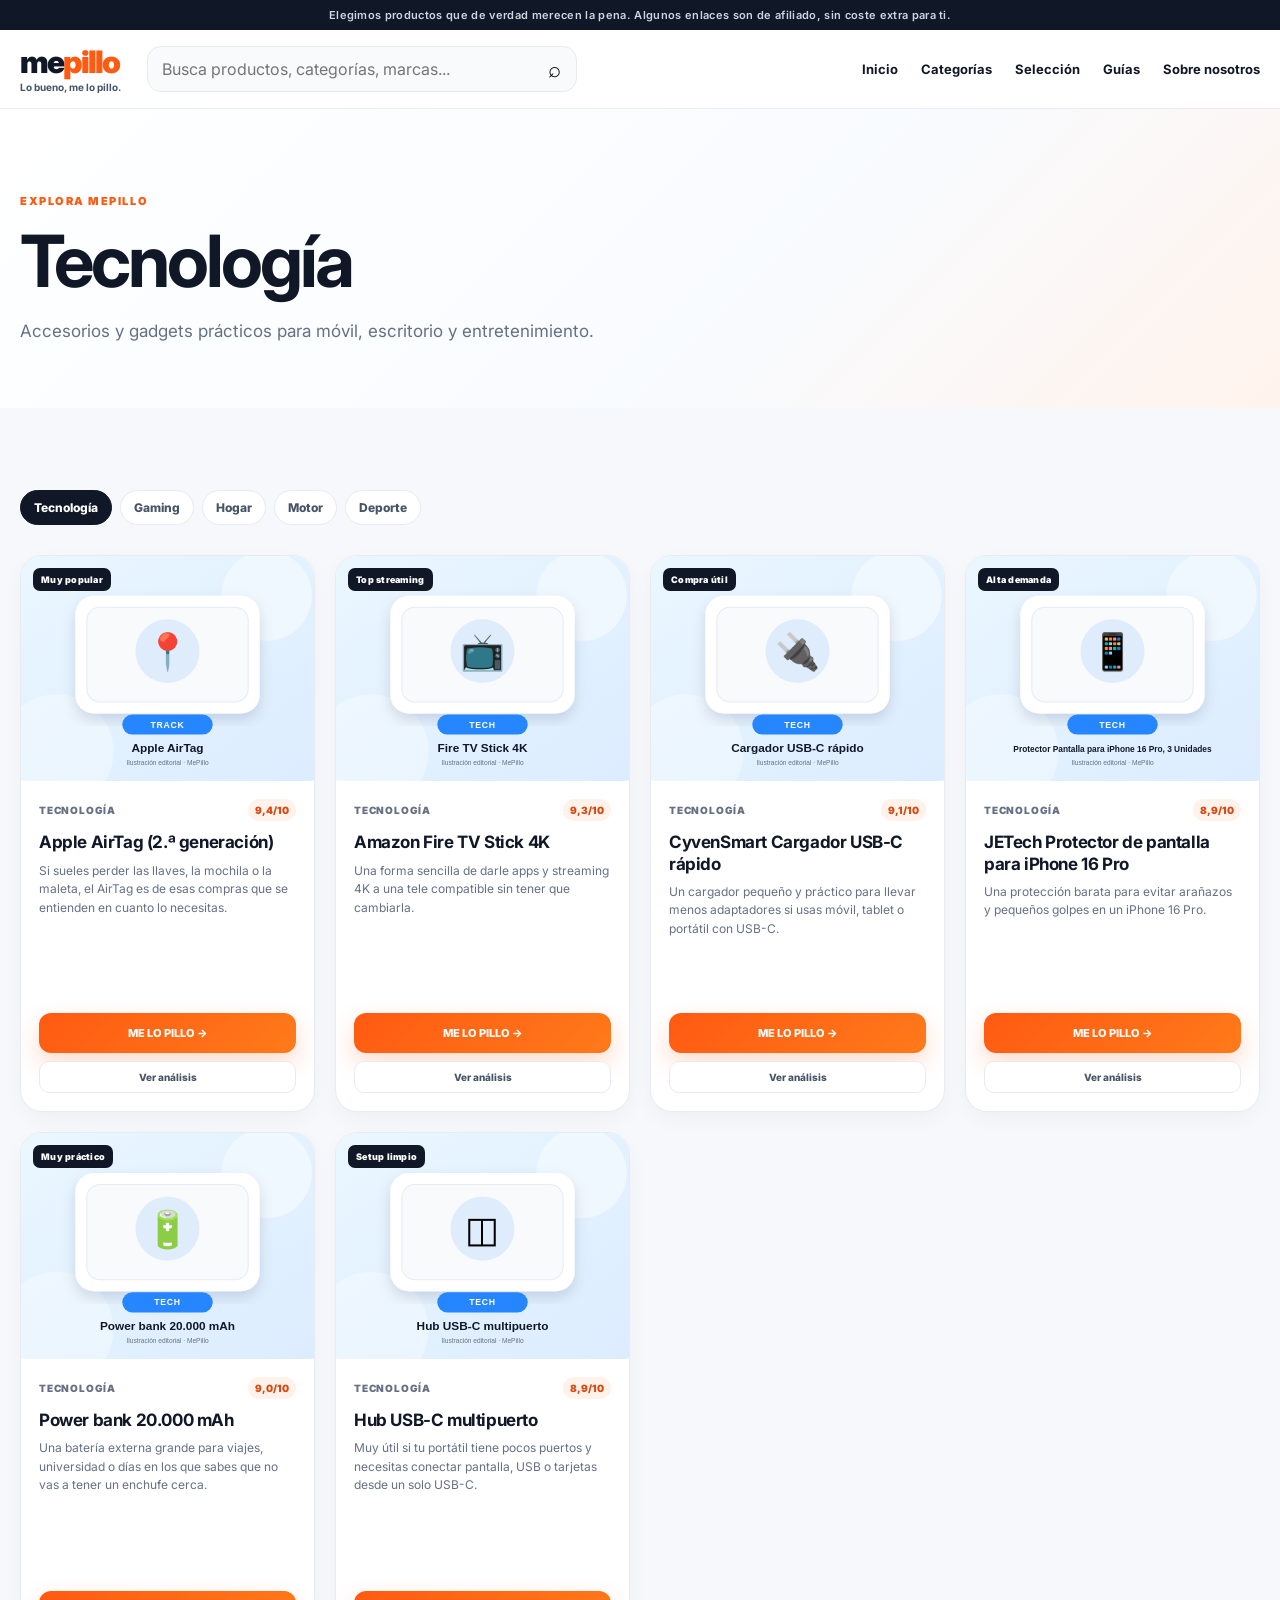
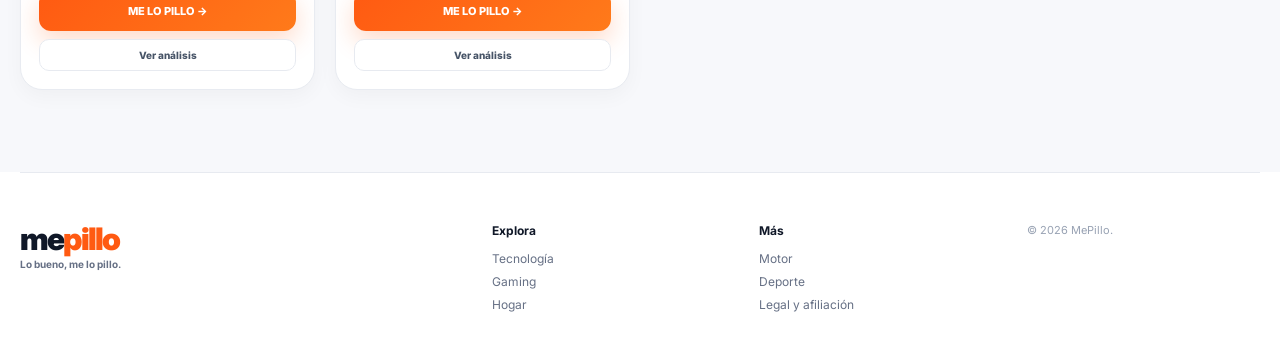
<file: docs/categoria.html>
<!doctype html><html lang="es"><head><meta charset="utf-8"><meta name="viewport" content="width=device-width,initial-scale=1"><meta name="description" content="Explora productos recomendados por categoría en MePillo."><meta name="theme-color" content="#ff5a12"><title>MePillo | Categorías</title><link rel="preconnect" href="https://fonts.googleapis.com"><link rel="preconnect" href="https://fonts.gstatic.com" crossorigin><link href="https://fonts.googleapis.com/css2?family=Inter:wght@400;500;600;700;800;900&display=swap" rel="stylesheet"><link rel="stylesheet" href="styles.css?v=13"></head><body><div class="topbar">Elegimos productos que de verdad merecen la pena. Algunos enlaces son de afiliado, sin coste extra para ti.</div><header class="site-header"><div class="container nav-wrap"><a class="brand" href="index.html"><span class="brand-main">me<span>pillo</span></span><small>Lo bueno, me lo pillo.</small></a><form class="search" action="index.html#destacados"><input name="q" type="search" placeholder="Busca productos, categorías, marcas..." aria-label="Buscar productos"><button type="submit">⌕</button></form><button class="menu-btn" id="menuBtn" aria-label="Abrir menú">☰</button><nav class="main-nav" id="mainNav"><a href="index.html">Inicio</a><a href="index.html#categorias">Categorías</a><a href="index.html#destacados">Selección</a><a href="index.html#guias">Guías</a><a href="index.html#sobre">Sobre nosotros</a></nav></div></header><main><section class="page-hero page-hero-v4"><div class="container"><span class="section-kicker">EXPLORA MEPILLO</span><h1 id="categoryTitle">Categoría</h1><p id="categoryIntro">Encuentra rápido nuestras recomendaciones y compara solo lo que de verdad te interesa.</p></div></section><section class="section products-section"><div class="container"><div class="filter-chips category-nav"><a href="categoria.html?cat=Tecnología">Tecnología</a><a href="categoria.html?cat=Gaming">Gaming</a><a href="categoria.html?cat=Hogar">Hogar</a><a href="categoria.html?cat=Motor">Motor</a><a href="categoria.html?cat=Deporte">Deporte</a></div><div class="product-grid" id="categoryGrid"></div></div></section></main><footer><div class="container footer-grid footer-v4"><div class="brand footer-brand"><span class="brand-main">me<span>pillo</span></span><small>Lo bueno, me lo pillo.</small></div><div><strong>Explora</strong><a href="categoria.html?cat=Tecnología">Tecnología</a><a href="categoria.html?cat=Gaming">Gaming</a><a href="categoria.html?cat=Hogar">Hogar</a></div><div><strong>Más</strong><a href="categoria.html?cat=Motor">Motor</a><a href="categoria.html?cat=Deporte">Deporte</a><a href="legal.html">Legal y afiliación</a></div><p>© 2026 MePillo.</p></div></footer><script src="data.js?v=13"></script><script src="site.js?v=13"></script><script src="category.js?v=13"></script></body></html>
</file>
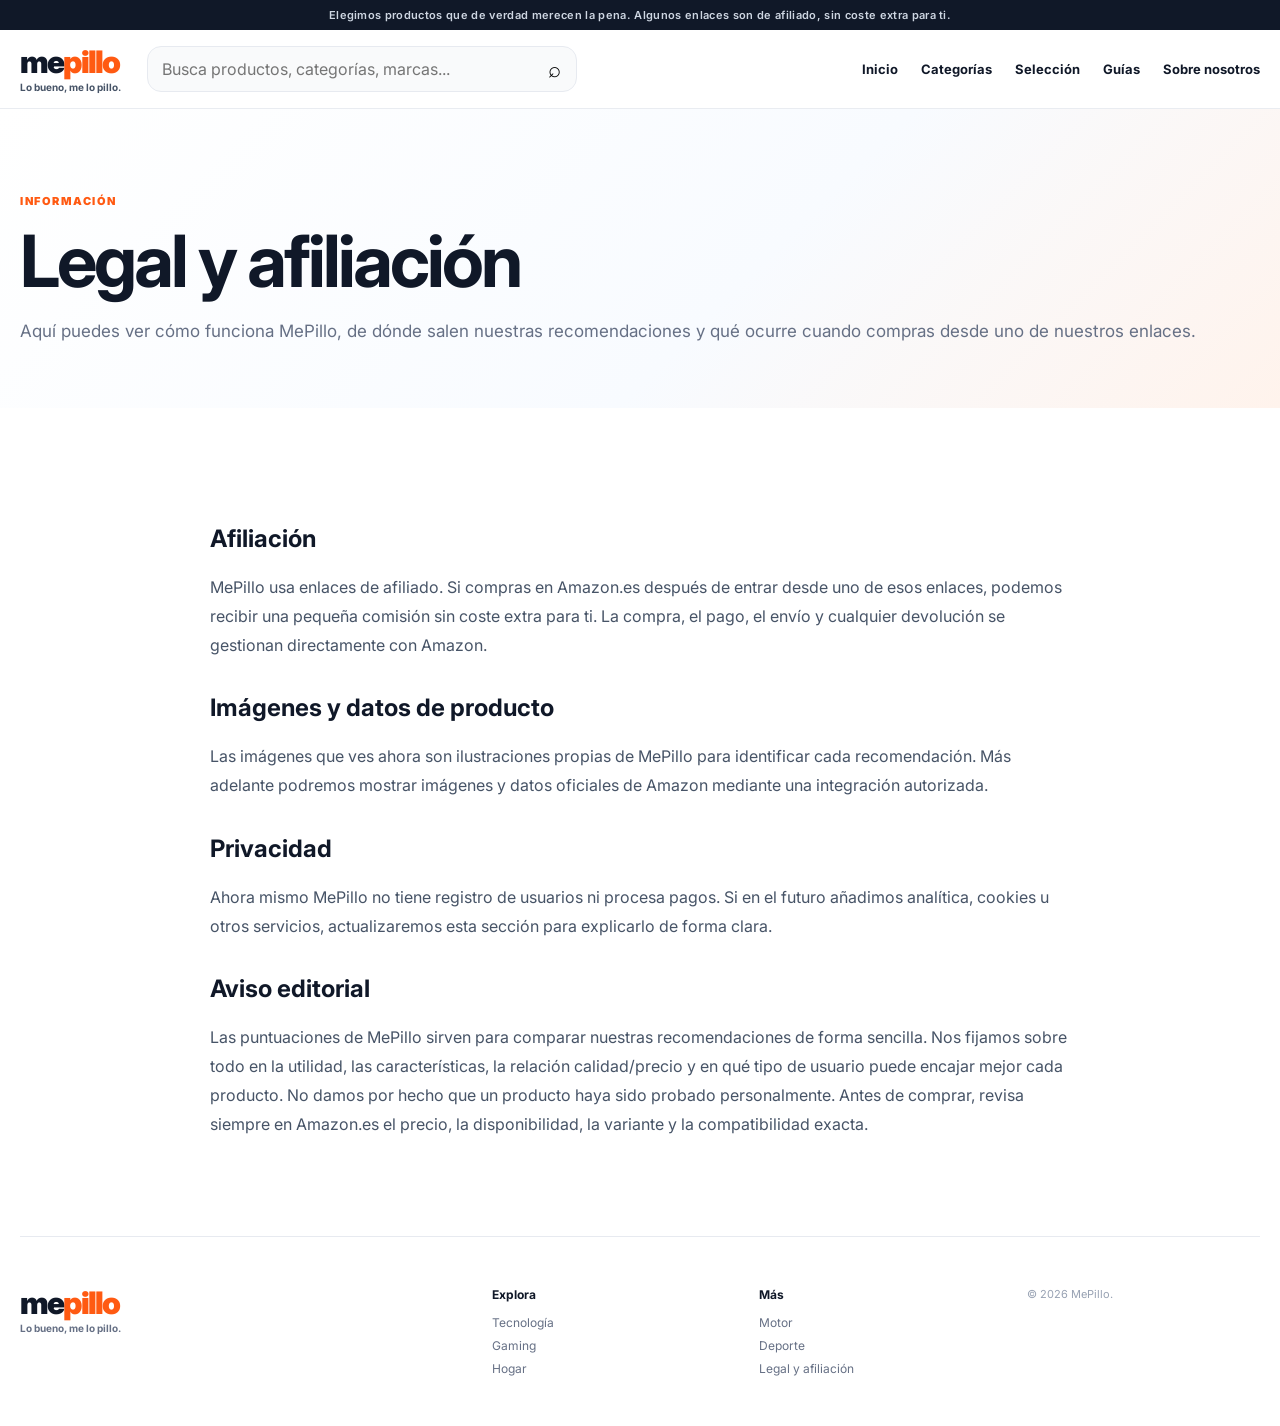
<file: docs/legal.html>
<!doctype html><html lang="es"><head><meta charset="utf-8"><meta name="viewport" content="width=device-width,initial-scale=1"><meta name="description" content="Información legal, privacidad y afiliación de MePillo."><meta name="theme-color" content="#ff5a12"><title>MePillo | Legal</title><link rel="preconnect" href="https://fonts.googleapis.com"><link rel="preconnect" href="https://fonts.gstatic.com" crossorigin><link href="https://fonts.googleapis.com/css2?family=Inter:wght@400;500;600;700;800;900&display=swap" rel="stylesheet"><link rel="stylesheet" href="styles.css?v=13"></head><body><div class="topbar">Elegimos productos que de verdad merecen la pena. Algunos enlaces son de afiliado, sin coste extra para ti.</div><header class="site-header"><div class="container nav-wrap"><a class="brand" href="index.html"><span class="brand-main">me<span>pillo</span></span><small>Lo bueno, me lo pillo.</small></a><form class="search" action="index.html#destacados"><input name="q" type="search" placeholder="Busca productos, categorías, marcas..." aria-label="Buscar productos"><button type="submit">⌕</button></form><button class="menu-btn" id="menuBtn" aria-label="Abrir menú">☰</button><nav class="main-nav" id="mainNav"><a href="index.html">Inicio</a><a href="index.html#categorias">Categorías</a><a href="index.html#destacados">Selección</a><a href="index.html#guias">Guías</a><a href="index.html#sobre">Sobre nosotros</a></nav></div></header><main><section class="page-hero page-hero-v4"><div class="container"><span class="section-kicker">INFORMACIÓN</span><h1>Legal y afiliación</h1><p>Aquí puedes ver cómo funciona MePillo, de dónde salen nuestras recomendaciones y qué ocurre cuando compras desde uno de nuestros enlaces.</p></div></section><section class="section"><div class="container legal-copy"><h2 id="afiliacion">Afiliación</h2><p>MePillo usa enlaces de afiliado. Si compras en Amazon.es después de entrar desde uno de esos enlaces, podemos recibir una pequeña comisión sin coste extra para ti. La compra, el pago, el envío y cualquier devolución se gestionan directamente con Amazon.</p><h2 id="imagenes">Imágenes y datos de producto</h2><p>Las imágenes que ves ahora son ilustraciones propias de MePillo para identificar cada recomendación. Más adelante podremos mostrar imágenes y datos oficiales de Amazon mediante una integración autorizada.</p><h2 id="privacidad">Privacidad</h2><p>Ahora mismo MePillo no tiene registro de usuarios ni procesa pagos. Si en el futuro añadimos analítica, cookies u otros servicios, actualizaremos esta sección para explicarlo de forma clara.</p><h2>Aviso editorial</h2><p>Las puntuaciones de MePillo sirven para comparar nuestras recomendaciones de forma sencilla. Nos fijamos sobre todo en la utilidad, las características, la relación calidad/precio y en qué tipo de usuario puede encajar mejor cada producto. No damos por hecho que un producto haya sido probado personalmente. Antes de comprar, revisa siempre en Amazon.es el precio, la disponibilidad, la variante y la compatibilidad exacta.</p></div></section></main><footer><div class="container footer-grid footer-v4"><div class="brand footer-brand"><span class="brand-main">me<span>pillo</span></span><small>Lo bueno, me lo pillo.</small></div><div><strong>Explora</strong><a href="categoria.html?cat=Tecnología">Tecnología</a><a href="categoria.html?cat=Gaming">Gaming</a><a href="categoria.html?cat=Hogar">Hogar</a></div><div><strong>Más</strong><a href="categoria.html?cat=Motor">Motor</a><a href="categoria.html?cat=Deporte">Deporte</a><a href="legal.html">Legal y afiliación</a></div><p>© 2026 MePillo.</p></div></footer><script src="site.js?v=13"></script></body></html>
</file>
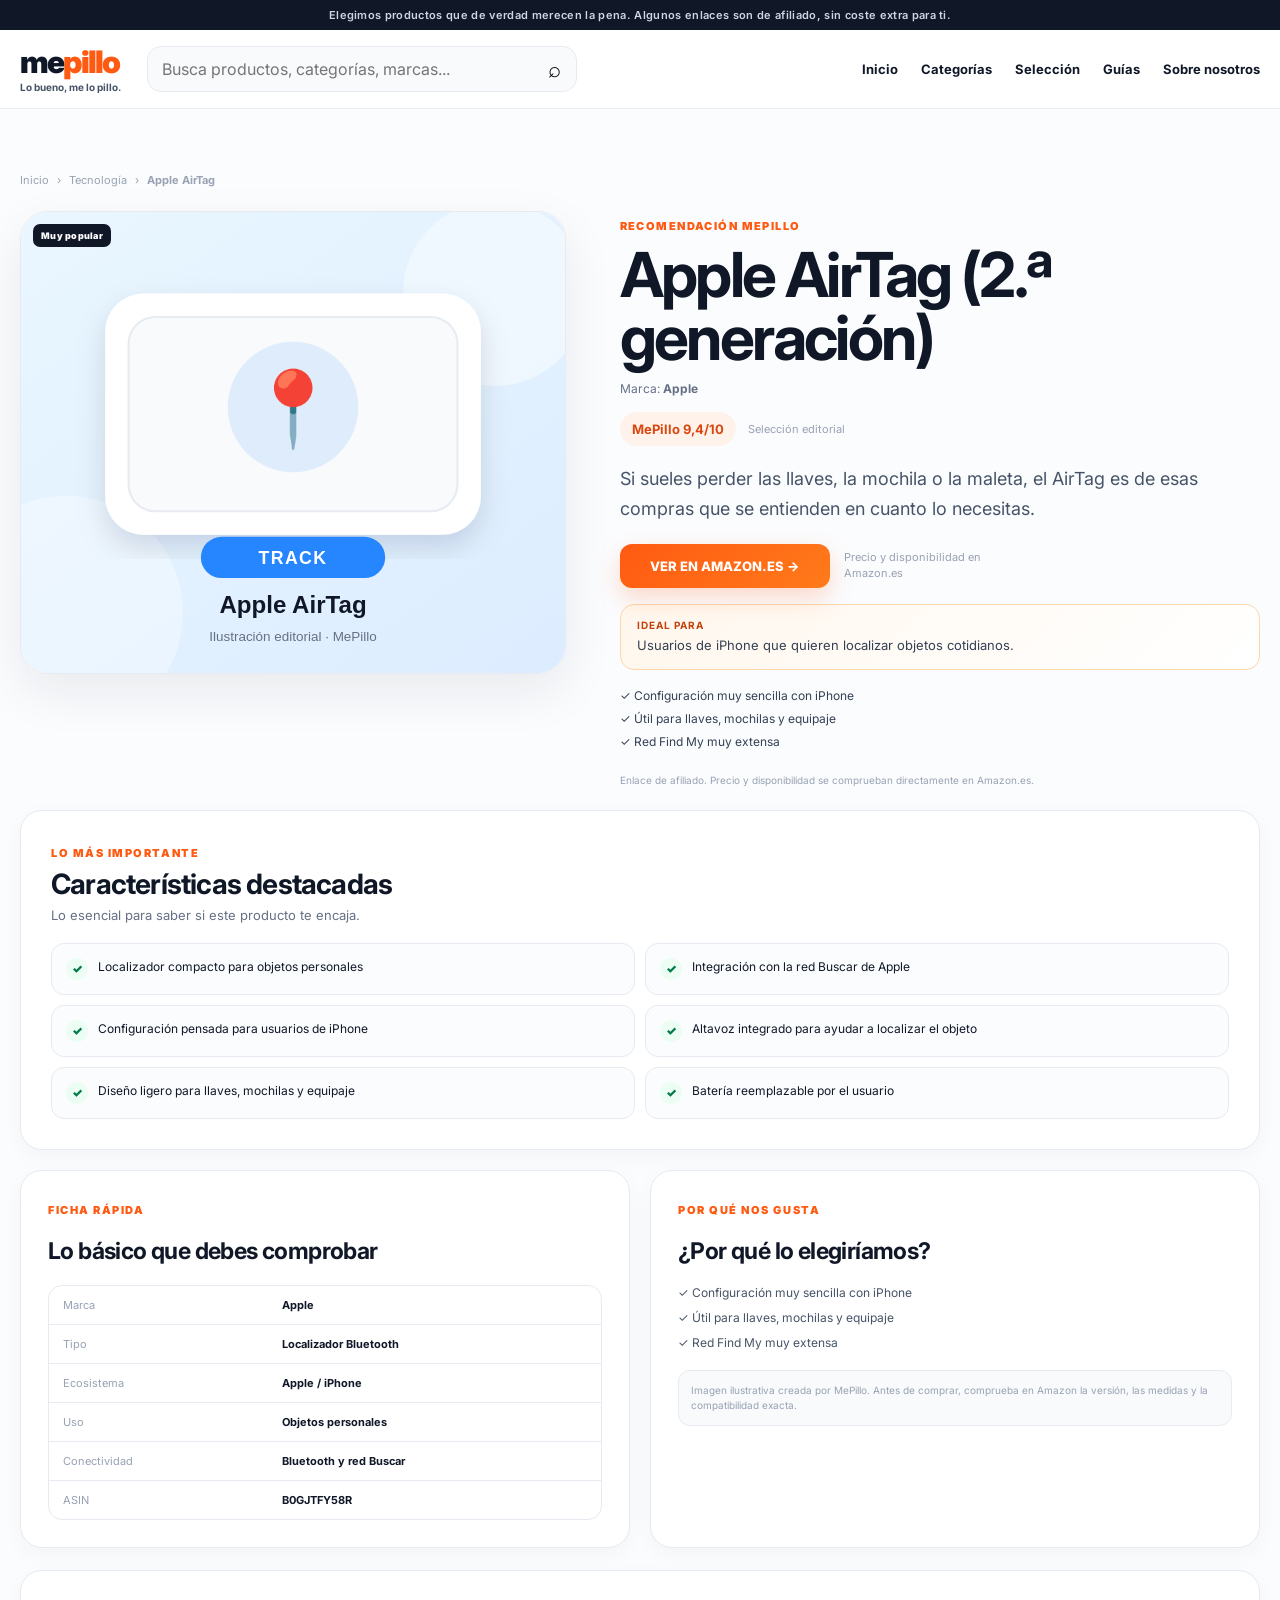
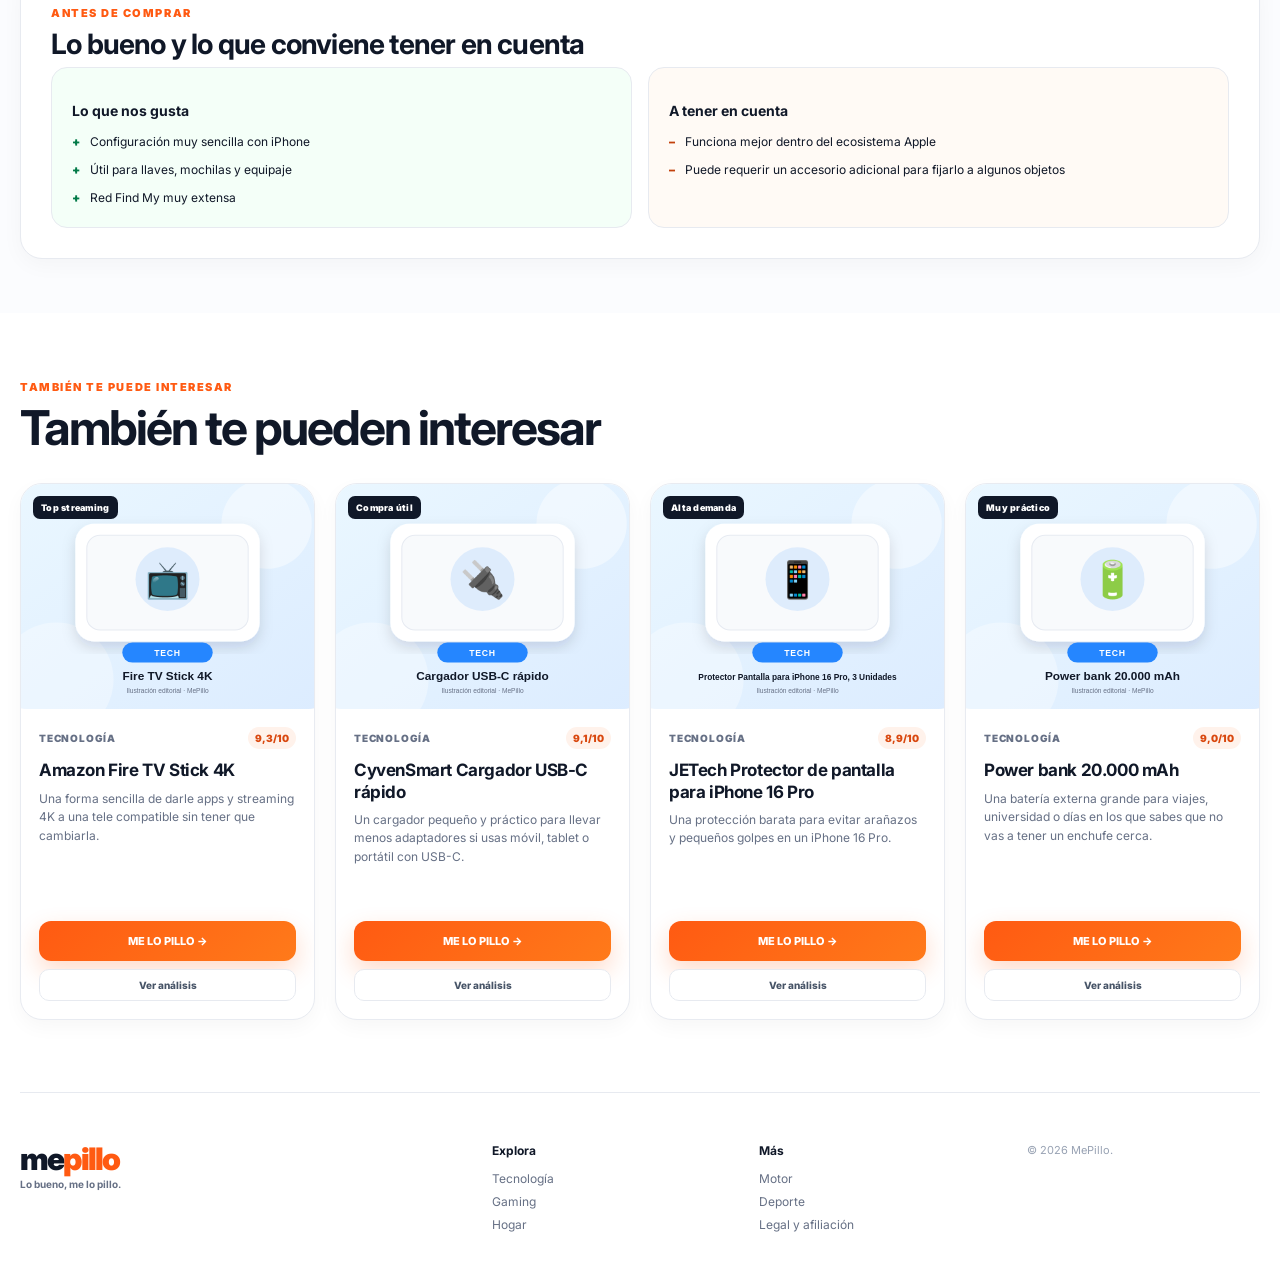
<file: docs/producto.html>
<!doctype html><html lang="es"><head><meta charset="utf-8"><meta name="viewport" content="width=device-width,initial-scale=1"><meta name="description" content="Ficha editorial de producto MePillo."><meta name="theme-color" content="#ff5a12"><title>MePillo | Producto</title><link rel="preconnect" href="https://fonts.googleapis.com"><link rel="preconnect" href="https://fonts.gstatic.com" crossorigin><link href="https://fonts.googleapis.com/css2?family=Inter:wght@400;500;600;700;800;900&display=swap" rel="stylesheet"><link rel="stylesheet" href="styles.css?v=13"></head><body><div class="topbar">Elegimos productos que de verdad merecen la pena. Algunos enlaces son de afiliado, sin coste extra para ti.</div><header class="site-header"><div class="container nav-wrap"><a class="brand" href="index.html"><span class="brand-main">me<span>pillo</span></span><small>Lo bueno, me lo pillo.</small></a><form class="search" action="index.html#destacados"><input name="q" type="search" placeholder="Busca productos, categorías, marcas..." aria-label="Buscar productos"><button type="submit">⌕</button></form><button class="menu-btn" id="menuBtn" aria-label="Abrir menú">☰</button><nav class="main-nav" id="mainNav"><a href="index.html">Inicio</a><a href="index.html#categorias">Categorías</a><a href="index.html#destacados">Selección</a><a href="index.html#guias">Guías</a><a href="index.html#sobre">Sobre nosotros</a></nav></div></header><main><section class="product-page section"><div class="container" id="productPage"></div></section><section class="section related-section"><div class="container"><div class="section-head"><div><span class="section-kicker">TAMBIÉN TE PUEDE INTERESAR</span><h2>También te pueden interesar</h2></div></div><div class="product-grid related-grid" id="relatedGrid"></div></div></section></main><footer><div class="container footer-grid footer-v4"><div class="brand footer-brand"><span class="brand-main">me<span>pillo</span></span><small>Lo bueno, me lo pillo.</small></div><div><strong>Explora</strong><a href="categoria.html?cat=Tecnología">Tecnología</a><a href="categoria.html?cat=Gaming">Gaming</a><a href="categoria.html?cat=Hogar">Hogar</a></div><div><strong>Más</strong><a href="categoria.html?cat=Motor">Motor</a><a href="categoria.html?cat=Deporte">Deporte</a><a href="legal.html">Legal y afiliación</a></div><p>© 2026 MePillo.</p></div></footer><script src="data.js?v=13"></script><script src="site.js?v=13"></script><script src="amazon-provider.js?v=13"></script><script src="product.js?v=13"></script></body></html>
</file>
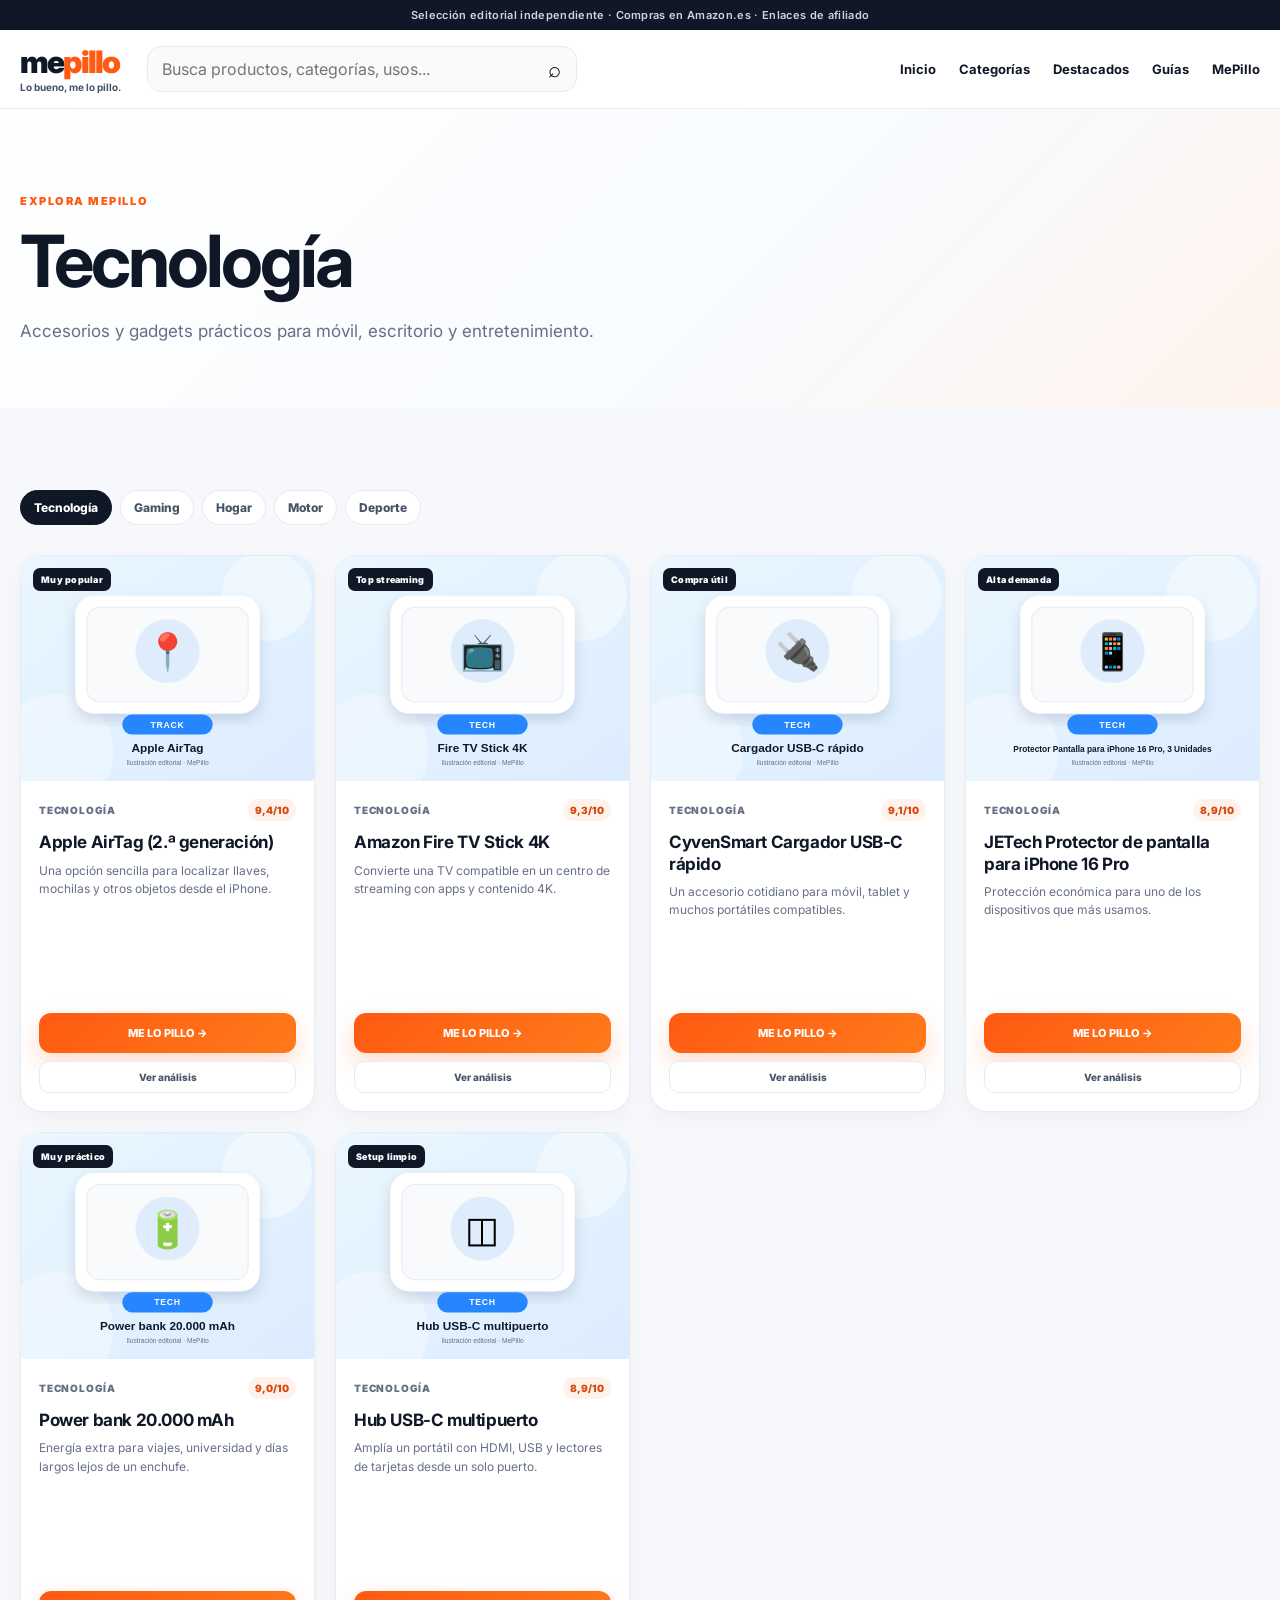
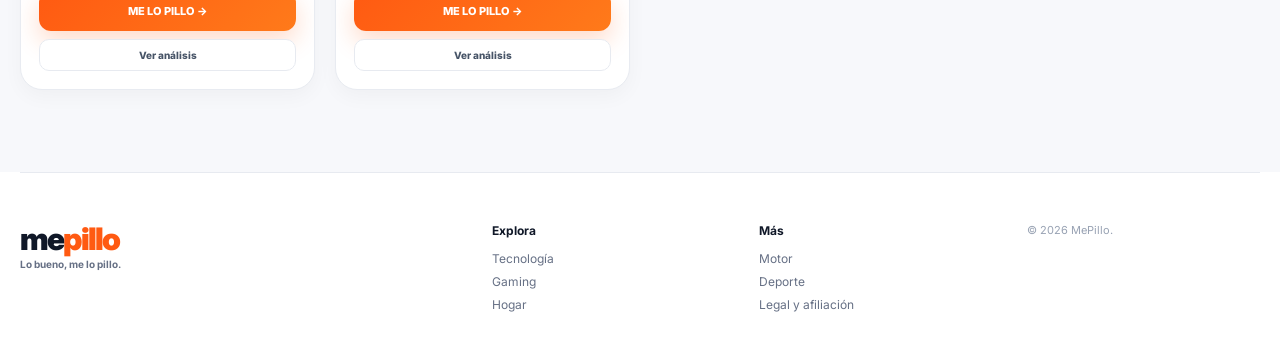
<file: public/categoria.html>
<!doctype html><html lang="es"><head><meta charset="utf-8"><meta name="viewport" content="width=device-width,initial-scale=1"><meta name="description" content="Explora productos recomendados por categoría en MePillo."><meta name="theme-color" content="#ff5a12"><title>MePillo | Categorías</title><link rel="preconnect" href="https://fonts.googleapis.com"><link rel="preconnect" href="https://fonts.gstatic.com" crossorigin><link href="https://fonts.googleapis.com/css2?family=Inter:wght@400;500;600;700;800;900&display=swap" rel="stylesheet"><link rel="stylesheet" href="styles.css?v=9"></head><body><div class="topbar">Selección editorial independiente · Compras en Amazon.es · Enlaces de afiliado</div><header class="site-header"><div class="container nav-wrap"><a class="brand" href="index.html"><span class="brand-main">me<span>pillo</span></span><small>Lo bueno, me lo pillo.</small></a><form class="search" action="index.html#destacados"><input name="q" type="search" placeholder="Busca productos, categorías, usos..." aria-label="Buscar productos"><button type="submit">⌕</button></form><button class="menu-btn" id="menuBtn" aria-label="Abrir menú">☰</button><nav class="main-nav" id="mainNav"><a href="index.html">Inicio</a><a href="index.html#categorias">Categorías</a><a href="index.html#destacados">Destacados</a><a href="index.html#guias">Guías</a><a href="index.html#sobre">MePillo</a></nav></div></header><main><section class="page-hero page-hero-v4"><div class="container"><span class="section-kicker">EXPLORA MEPILLO</span><h1 id="categoryTitle">Categoría</h1><p id="categoryIntro">Selecciones claras para ayudarte a decidir.</p></div></section><section class="section products-section"><div class="container"><div class="filter-chips category-nav"><a href="categoria.html?cat=Tecnología">Tecnología</a><a href="categoria.html?cat=Gaming">Gaming</a><a href="categoria.html?cat=Hogar">Hogar</a><a href="categoria.html?cat=Motor">Motor</a><a href="categoria.html?cat=Deporte">Deporte</a></div><div class="product-grid" id="categoryGrid"></div></div></section></main><footer><div class="container footer-grid footer-v4"><div class="brand footer-brand"><span class="brand-main">me<span>pillo</span></span><small>Lo bueno, me lo pillo.</small></div><div><strong>Explora</strong><a href="categoria.html?cat=Tecnología">Tecnología</a><a href="categoria.html?cat=Gaming">Gaming</a><a href="categoria.html?cat=Hogar">Hogar</a></div><div><strong>Más</strong><a href="categoria.html?cat=Motor">Motor</a><a href="categoria.html?cat=Deporte">Deporte</a><a href="legal.html">Legal y afiliación</a></div><p>© 2026 MePillo.</p></div></footer><script src="data.js?v=9"></script><script src="site.js?v=9"></script><script src="category.js?v=9"></script></body></html>
</file>
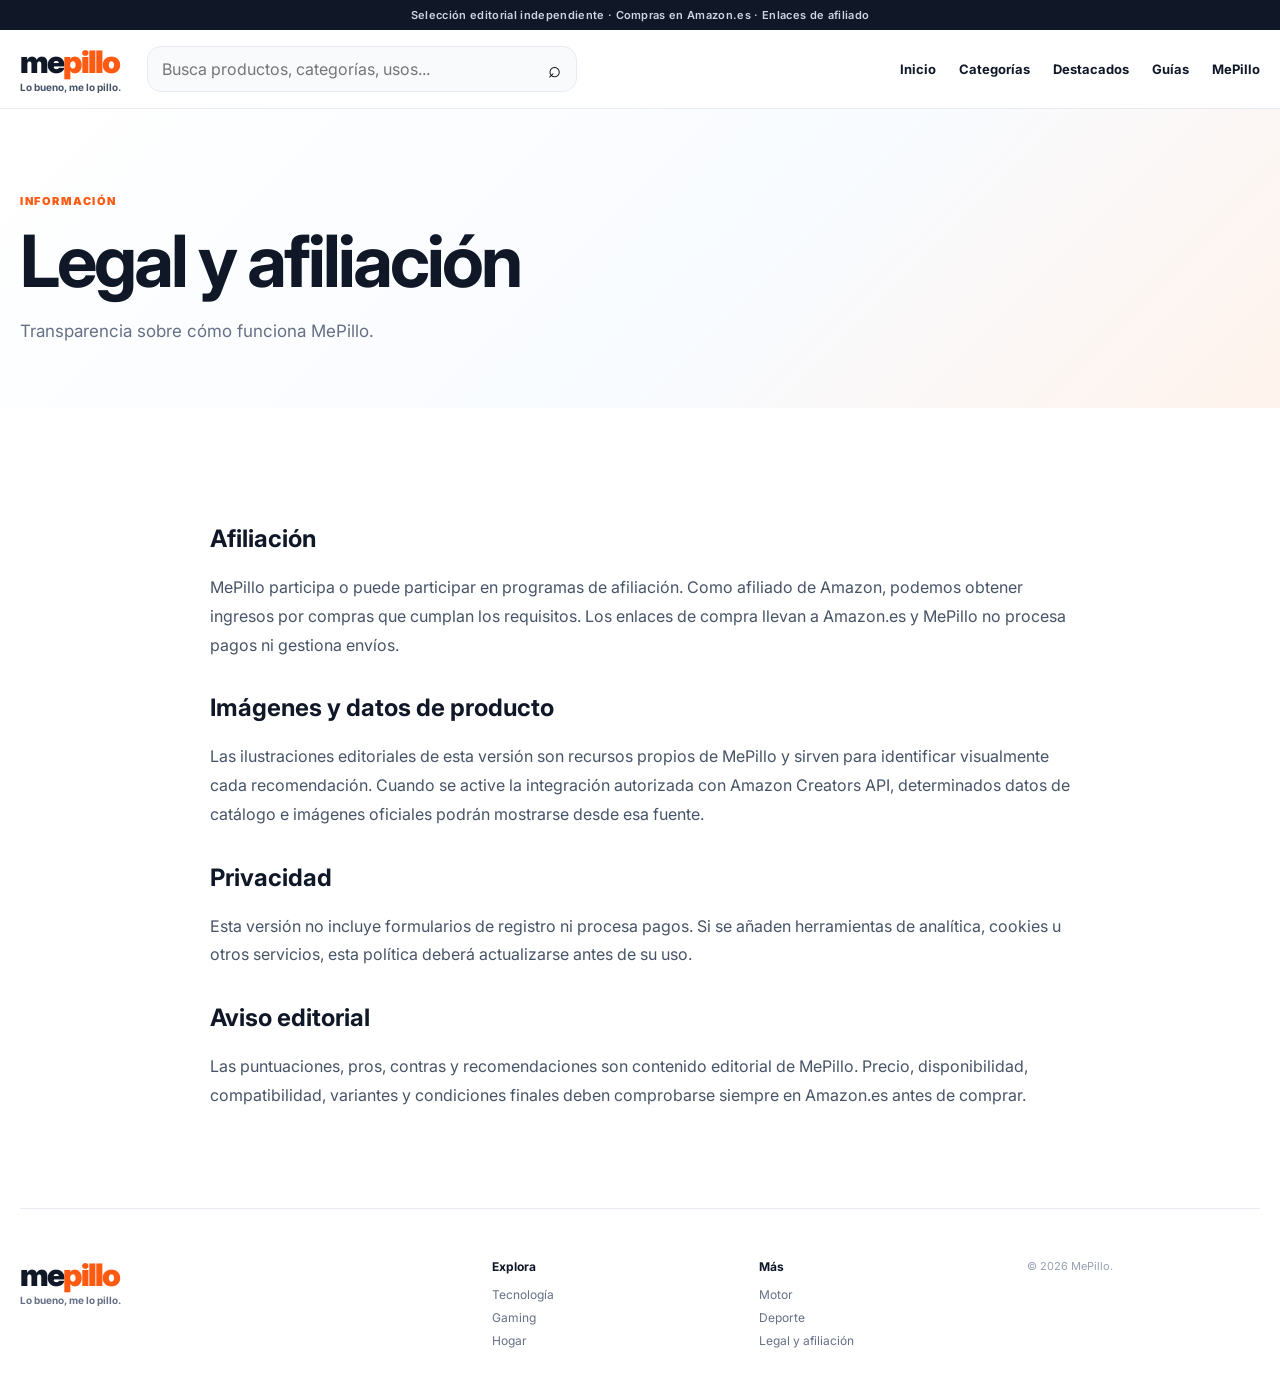
<file: public/legal.html>
<!doctype html><html lang="es"><head><meta charset="utf-8"><meta name="viewport" content="width=device-width,initial-scale=1"><meta name="description" content="Información legal, privacidad y afiliación de MePillo."><meta name="theme-color" content="#ff5a12"><title>MePillo | Legal</title><link rel="preconnect" href="https://fonts.googleapis.com"><link rel="preconnect" href="https://fonts.gstatic.com" crossorigin><link href="https://fonts.googleapis.com/css2?family=Inter:wght@400;500;600;700;800;900&display=swap" rel="stylesheet"><link rel="stylesheet" href="styles.css?v=9"></head><body><div class="topbar">Selección editorial independiente · Compras en Amazon.es · Enlaces de afiliado</div><header class="site-header"><div class="container nav-wrap"><a class="brand" href="index.html"><span class="brand-main">me<span>pillo</span></span><small>Lo bueno, me lo pillo.</small></a><form class="search" action="index.html#destacados"><input name="q" type="search" placeholder="Busca productos, categorías, usos..." aria-label="Buscar productos"><button type="submit">⌕</button></form><button class="menu-btn" id="menuBtn" aria-label="Abrir menú">☰</button><nav class="main-nav" id="mainNav"><a href="index.html">Inicio</a><a href="index.html#categorias">Categorías</a><a href="index.html#destacados">Destacados</a><a href="index.html#guias">Guías</a><a href="index.html#sobre">MePillo</a></nav></div></header><main><section class="page-hero page-hero-v4"><div class="container"><span class="section-kicker">INFORMACIÓN</span><h1>Legal y afiliación</h1><p>Transparencia sobre cómo funciona MePillo.</p></div></section><section class="section"><div class="container legal-copy"><h2 id="afiliacion">Afiliación</h2><p>MePillo participa o puede participar en programas de afiliación. Como afiliado de Amazon, podemos obtener ingresos por compras que cumplan los requisitos. Los enlaces de compra llevan a Amazon.es y MePillo no procesa pagos ni gestiona envíos.</p><h2 id="imagenes">Imágenes y datos de producto</h2><p>Las ilustraciones editoriales de esta versión son recursos propios de MePillo y sirven para identificar visualmente cada recomendación. Cuando se active la integración autorizada con Amazon Creators API, determinados datos de catálogo e imágenes oficiales podrán mostrarse desde esa fuente.</p><h2 id="privacidad">Privacidad</h2><p>Esta versión no incluye formularios de registro ni procesa pagos. Si se añaden herramientas de analítica, cookies u otros servicios, esta política deberá actualizarse antes de su uso.</p><h2>Aviso editorial</h2><p>Las puntuaciones, pros, contras y recomendaciones son contenido editorial de MePillo. Precio, disponibilidad, compatibilidad, variantes y condiciones finales deben comprobarse siempre en Amazon.es antes de comprar.</p></div></section></main><footer><div class="container footer-grid footer-v4"><div class="brand footer-brand"><span class="brand-main">me<span>pillo</span></span><small>Lo bueno, me lo pillo.</small></div><div><strong>Explora</strong><a href="categoria.html?cat=Tecnología">Tecnología</a><a href="categoria.html?cat=Gaming">Gaming</a><a href="categoria.html?cat=Hogar">Hogar</a></div><div><strong>Más</strong><a href="categoria.html?cat=Motor">Motor</a><a href="categoria.html?cat=Deporte">Deporte</a><a href="legal.html">Legal y afiliación</a></div><p>© 2026 MePillo.</p></div></footer><script src="site.js?v=9"></script></body></html>
</file>
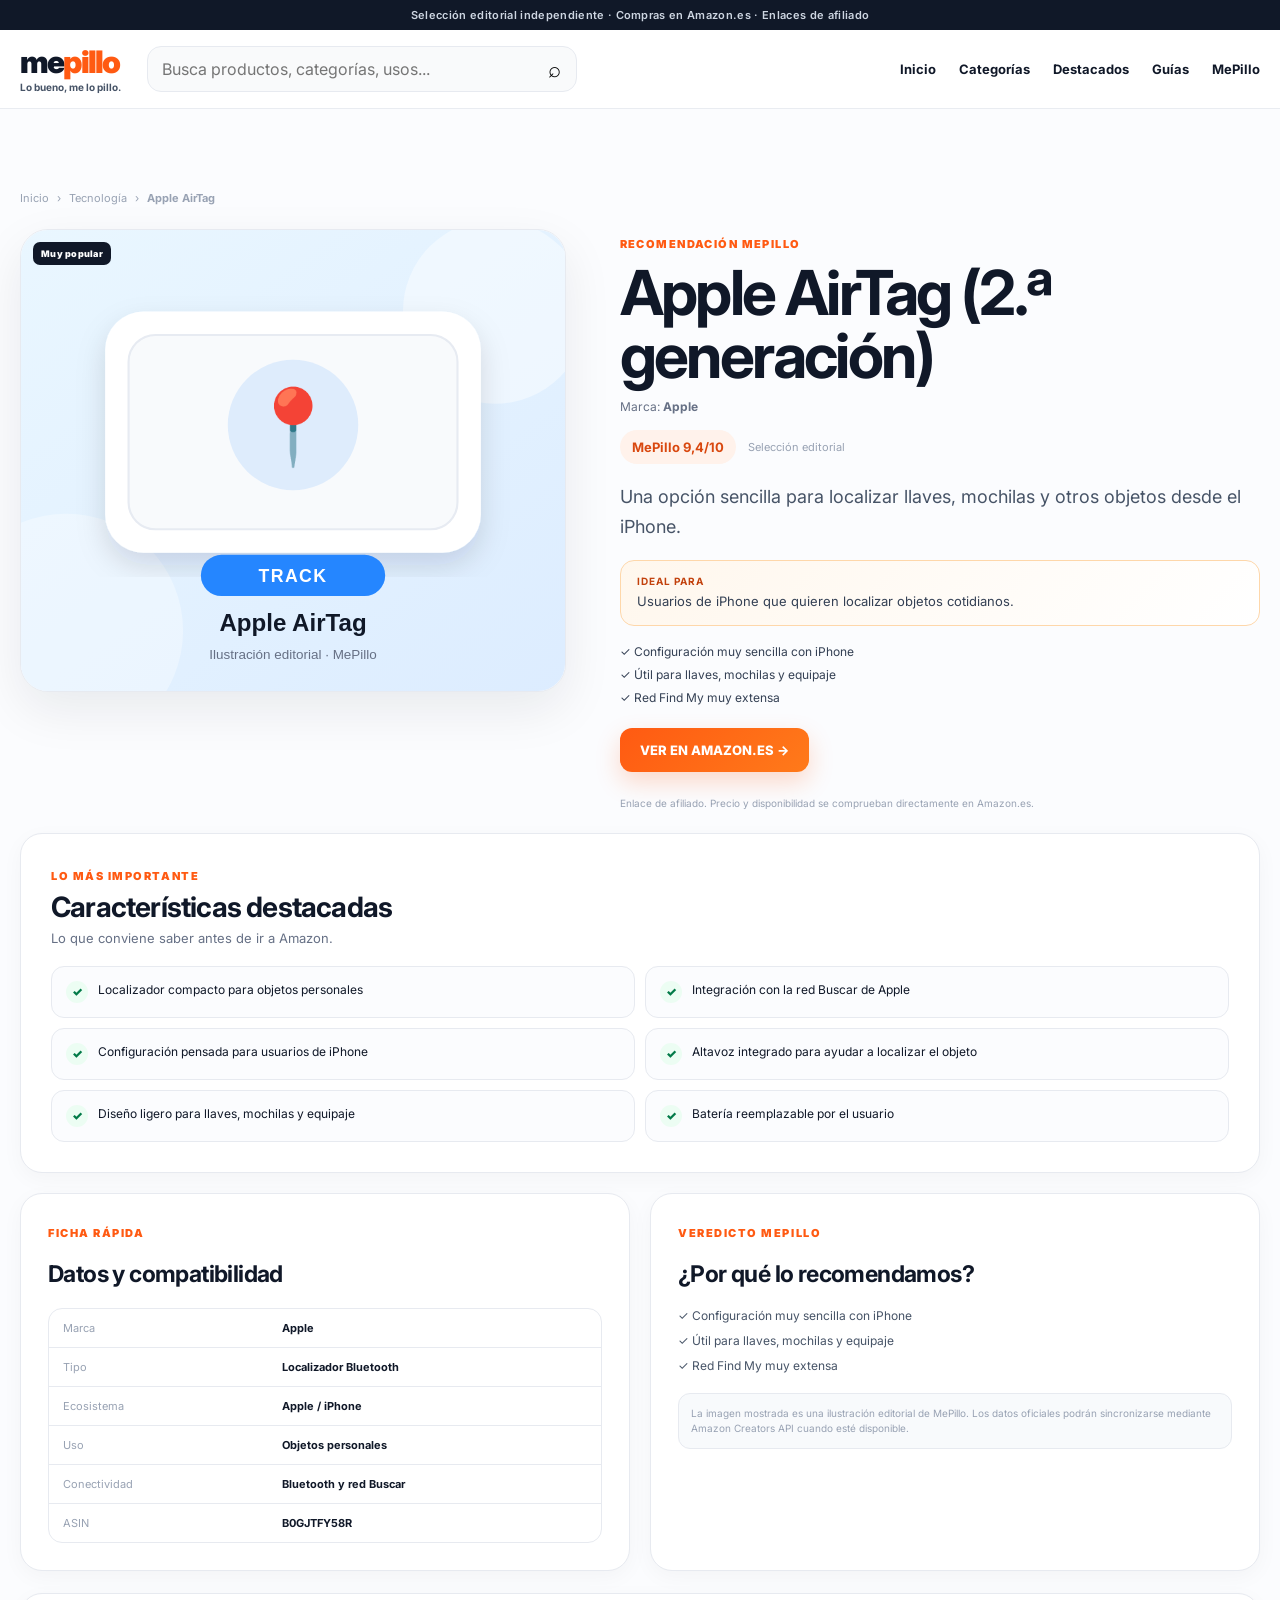
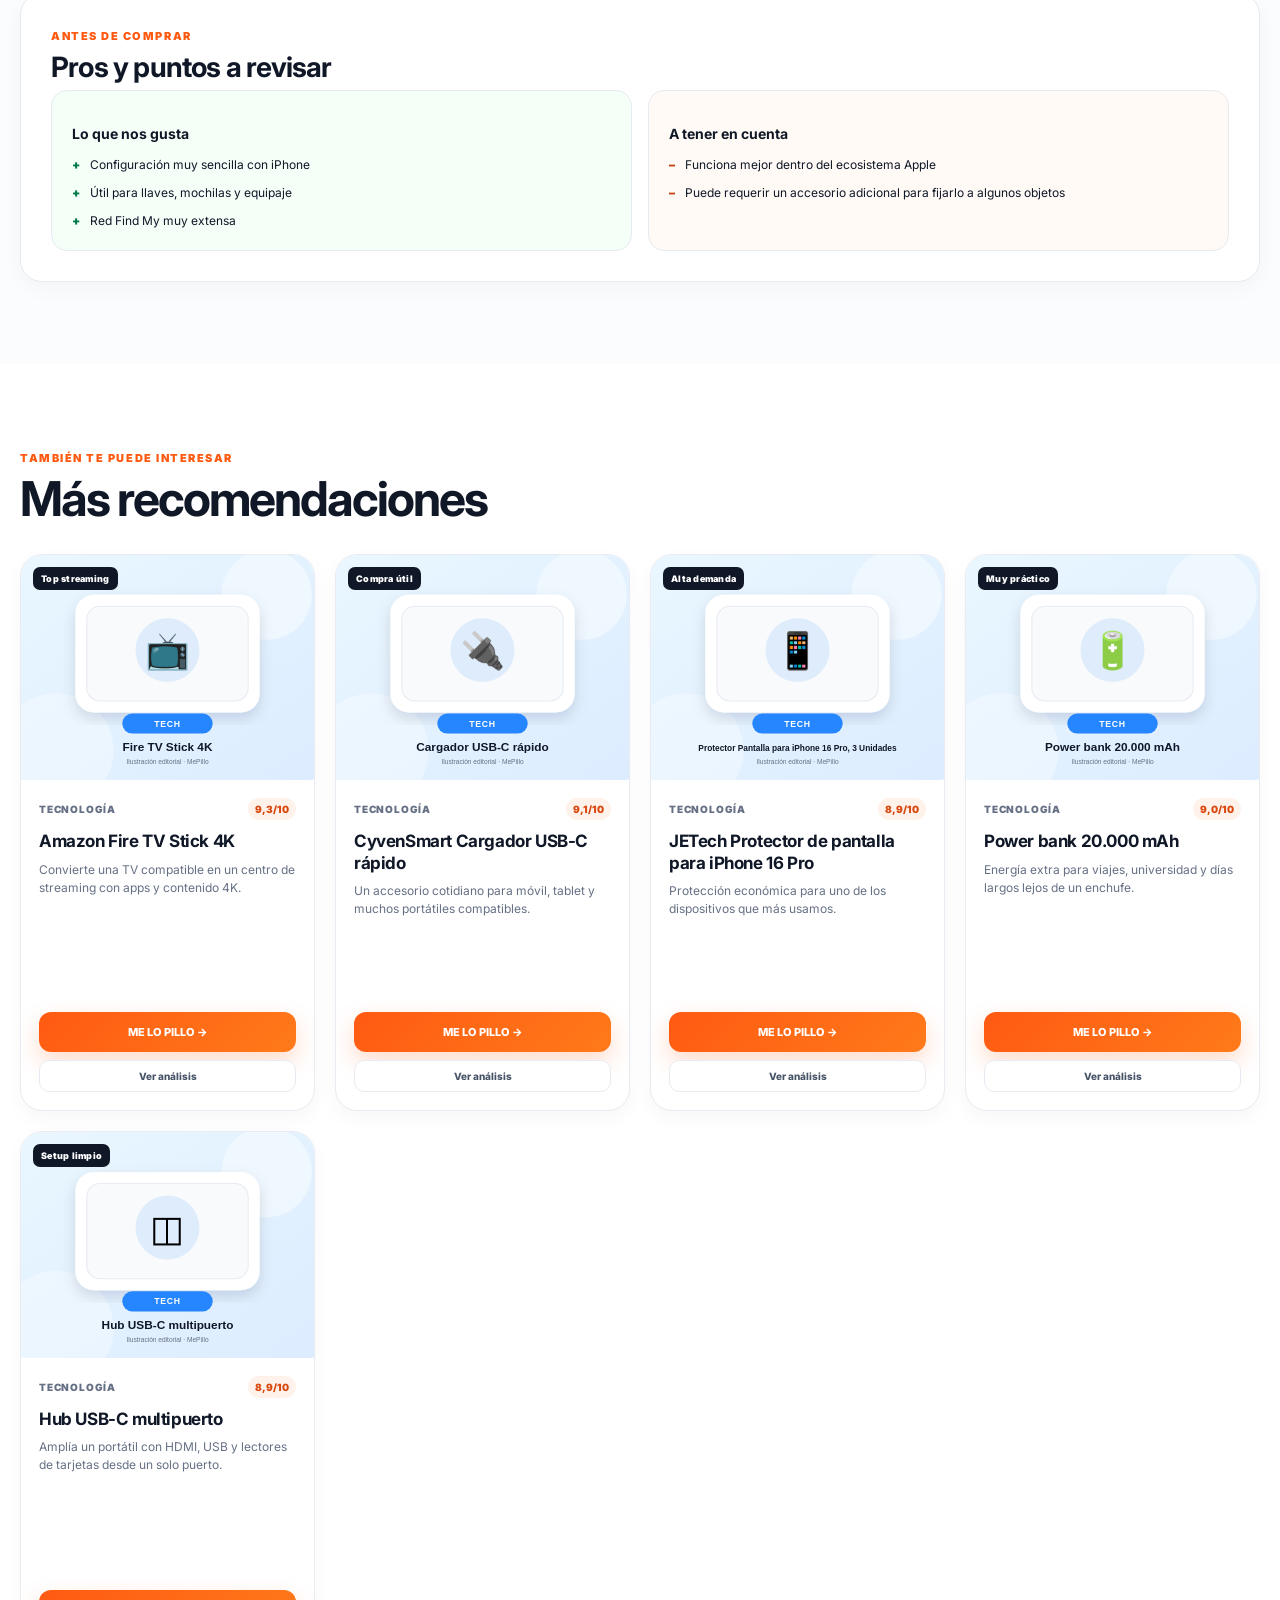
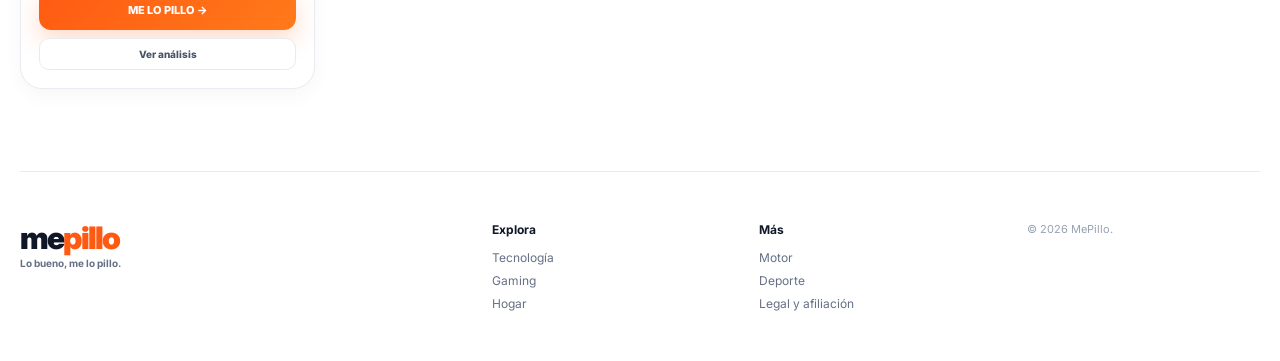
<file: public/producto.html>
<!doctype html><html lang="es"><head><meta charset="utf-8"><meta name="viewport" content="width=device-width,initial-scale=1"><meta name="description" content="Ficha editorial de producto MePillo."><meta name="theme-color" content="#ff5a12"><title>MePillo | Producto</title><link rel="preconnect" href="https://fonts.googleapis.com"><link rel="preconnect" href="https://fonts.gstatic.com" crossorigin><link href="https://fonts.googleapis.com/css2?family=Inter:wght@400;500;600;700;800;900&display=swap" rel="stylesheet"><link rel="stylesheet" href="styles.css?v=9"></head><body><div class="topbar">Selección editorial independiente · Compras en Amazon.es · Enlaces de afiliado</div><header class="site-header"><div class="container nav-wrap"><a class="brand" href="index.html"><span class="brand-main">me<span>pillo</span></span><small>Lo bueno, me lo pillo.</small></a><form class="search" action="index.html#destacados"><input name="q" type="search" placeholder="Busca productos, categorías, usos..." aria-label="Buscar productos"><button type="submit">⌕</button></form><button class="menu-btn" id="menuBtn" aria-label="Abrir menú">☰</button><nav class="main-nav" id="mainNav"><a href="index.html">Inicio</a><a href="index.html#categorias">Categorías</a><a href="index.html#destacados">Destacados</a><a href="index.html#guias">Guías</a><a href="index.html#sobre">MePillo</a></nav></div></header><main><section class="product-page section"><div class="container" id="productPage"></div></section><section class="section related-section"><div class="container"><div class="section-head"><div><span class="section-kicker">TAMBIÉN TE PUEDE INTERESAR</span><h2>Más recomendaciones</h2></div></div><div class="product-grid" id="relatedGrid"></div></div></section></main><footer><div class="container footer-grid footer-v4"><div class="brand footer-brand"><span class="brand-main">me<span>pillo</span></span><small>Lo bueno, me lo pillo.</small></div><div><strong>Explora</strong><a href="categoria.html?cat=Tecnología">Tecnología</a><a href="categoria.html?cat=Gaming">Gaming</a><a href="categoria.html?cat=Hogar">Hogar</a></div><div><strong>Más</strong><a href="categoria.html?cat=Motor">Motor</a><a href="categoria.html?cat=Deporte">Deporte</a><a href="legal.html">Legal y afiliación</a></div><p>© 2026 MePillo.</p></div></footer><script src="data.js?v=9"></script><script src="site.js?v=9"></script><script src="amazon-provider.js?v=9"></script><script src="product.js?v=9"></script></body></html>
</file>
<file: docs/styles.css>
:root{--ink:#101828;--muted:#667085;--orange:#ff5a12;--orange-dark:#e84a05;--line:#e7eaf0;--bg:#f7f8fb;--card:#fff;--radius:22px;--shadow:0 20px 55px rgba(16,24,40,.09)}*{box-sizing:border-box}html{scroll-behavior:smooth}body{margin:0;font-family:Inter,system-ui,-apple-system,sans-serif;color:var(--ink);background:#fff}a{text-decoration:none;color:inherit}button,input{font:inherit}.container{width:min(1240px,calc(100% - 40px));margin:auto}.topbar{background:#101828;color:#cdd5e1;text-align:center;padding:8px 16px;font-size:11px;font-weight:600;letter-spacing:.03em}.site-header{position:sticky;top:0;z-index:40;background:rgba(255,255,255,.94);backdrop-filter:blur(18px);border-bottom:1px solid rgba(231,234,240,.9)}.nav-wrap{min-height:78px;display:flex;align-items:center;gap:26px}.brand{display:flex;flex-direction:column;min-width:max-content}.brand-main{font-weight:900;font-size:31px;letter-spacing:-1.8px;line-height:1}.brand-main span{color:var(--orange)}.brand small{font-size:10px;font-weight:700;margin-top:4px;color:#475467}.search{flex:1;max-width:430px;display:flex;border:1px solid var(--line);border-radius:14px;background:#f9fafb;overflow:hidden;transition:.2s}.search:focus-within{border-color:#ffb28f;box-shadow:0 0 0 4px rgba(255,90,18,.08);background:#fff}.search input{width:100%;border:0;outline:0;padding:12px 14px;background:transparent;color:var(--ink)}.search button{border:0;background:transparent;padding:0 15px;font-size:22px;cursor:pointer}.main-nav{margin-left:auto;display:flex;align-items:center;gap:23px;font-size:13px;font-weight:700}.main-nav a:hover{color:var(--orange)}.menu-btn{display:none;border:0;background:none;font-size:26px;cursor:pointer}.hero-v4{position:relative;overflow:hidden;background:radial-gradient(circle at 87% 16%,rgba(255,90,18,.14),transparent 27%),linear-gradient(135deg,#fff 0%,#fbfcff 55%,#fff5ef 100%)}.hero-grid{min-height:610px;display:grid;grid-template-columns:1.02fr .98fr;align-items:center;gap:50px}.eyebrow,.section-kicker{display:inline-block;font-size:11px;font-weight:900;letter-spacing:.14em;color:var(--orange)}.hero-copy h1{font-size:clamp(54px,6vw,82px);letter-spacing:-4.2px;line-height:.96;margin:14px 0 22px;max-width:760px}.hero-copy h1 span{color:var(--orange)}.hero-copy>p{font-size:18px;line-height:1.7;color:#475467;max-width:650px}.hero-actions{display:flex;align-items:center;gap:12px;margin:28px 0 22px}.primary-btn,.buy-btn{display:inline-flex;align-items:center;justify-content:center;background:linear-gradient(135deg,var(--orange),#ff7a1a);color:#fff;border-radius:12px;padding:14px 20px;font-weight:800;font-size:13px;box-shadow:0 10px 24px rgba(255,90,18,.22);transition:.2s}.primary-btn:hover,.buy-btn:hover{transform:translateY(-2px);box-shadow:0 14px 30px rgba(255,90,18,.28)}.secondary-btn{display:inline-flex;padding:13px 18px;border:1px solid var(--line);border-radius:12px;background:#fff;font-size:13px;font-weight:800}.trust-row{display:flex;gap:20px;flex-wrap:wrap;color:#475467;font-size:12px;font-weight:700}.hero-showcase{position:relative;min-height:500px}.hero-orb{position:absolute;inset:70px 30px 50px 70px;border-radius:50%;background:linear-gradient(145deg,#fff0e9,#eef7ff);filter:drop-shadow(0 30px 60px rgba(16,24,40,.08))}.showcase-card{position:absolute;width:230px;background:#fff;border:1px solid rgba(231,234,240,.8);border-radius:24px;padding:10px;box-shadow:0 22px 55px rgba(16,24,40,.13);transform:rotate(-5deg)}.showcase-card img{display:block;width:100%;border-radius:17px}.showcase-card span{display:block;padding:9px 8px 5px;font-size:11px;font-weight:800;color:#667085}.sc-one{left:55px;top:55px}.sc-two{right:10px;top:125px;transform:rotate(5deg);width:220px}.sc-three{left:205px;bottom:10px;transform:rotate(2deg);width:210px}.hero-note{position:absolute;right:10px;bottom:34px;font-size:20px;line-height:1.2;transform:rotate(-3deg)}.hero-note strong{color:var(--orange)}.section{padding:82px 0}.section-head{display:flex;justify-content:space-between;align-items:end;gap:24px;margin-bottom:30px}.section-head h2,.about-card h2,.editorial-grid h2{font-size:clamp(32px,4vw,48px);letter-spacing:-2px;line-height:1.05;margin:8px 0 0}.section-intro{max-width:450px;color:var(--muted);line-height:1.6}.category-grid-v4{display:grid;grid-template-columns:repeat(5,1fr);gap:14px}.category-card{min-height:150px;padding:20px;border-radius:20px;display:flex;flex-direction:column;justify-content:space-between;gap:10px;position:relative;transition:.22s;border:1px solid transparent}.category-card:hover{transform:translateY(-4px);box-shadow:var(--shadow)}.category-card .cat-icon{font-size:34px}.category-card div{display:flex;flex-direction:column;gap:5px}.category-card strong{font-size:17px}.category-card small{font-size:11px;line-height:1.4;color:#667085}.category-card b{position:absolute;right:18px;top:18px}.c-tech{background:#edf8ff}.c-gaming{background:#f4efff}.c-home{background:#fff5e8}.c-motor{background:#edfff5}.c-sport{background:#fff0f5}.products-section{background:var(--bg)}.filter-chips{display:flex;gap:8px;flex-wrap:wrap;margin-bottom:24px}.chip,.category-nav a{border:1px solid var(--line);background:#fff;color:#475467;border-radius:999px;padding:9px 13px;font-size:12px;font-weight:800;cursor:pointer}.chip.active,.category-nav a.active{background:#101828;color:#fff;border-color:#101828}.head-actions{display:flex;align-items:center;gap:16px}.result-count{font-size:12px;color:var(--muted);font-weight:700}.text-btn{border:0;background:none;color:var(--orange);font-weight:800;cursor:pointer}.product-grid{display:grid;grid-template-columns:repeat(5,1fr);gap:18px}.product-card{display:flex;flex-direction:column;background:#fff;border:1px solid #e8ebf1;border-radius:20px;overflow:hidden;min-width:0;transition:.22s;box-shadow:0 7px 20px rgba(16,24,40,.035)}.product-card:hover{transform:translateY(-5px);box-shadow:0 20px 42px rgba(16,24,40,.1);border-color:#d9dee8}.product-image{display:block;position:relative;aspect-ratio:1.18/1;background:#f7f8fa;overflow:hidden}.product-image img{width:100%;height:100%;object-fit:cover;transition:.25s}.product-card:hover .product-image img{transform:scale(1.025)}.product-badge{position:absolute;left:12px;top:12px;z-index:2;background:#101828;color:#fff;padding:6px 8px;border-radius:7px;font-size:9px;font-weight:900;letter-spacing:.03em}.product-body{display:flex;flex-direction:column;flex:1;padding:16px}.product-meta{display:flex;justify-content:space-between;align-items:center;gap:8px}.product-cat{font-size:10px;font-weight:900;text-transform:uppercase;letter-spacing:.08em;color:#667085}.score{font-size:10px;font-weight:900;background:#fff2eb;color:#d9480f;border-radius:999px;padding:5px 7px}.product-card h3{font-size:16px;letter-spacing:-.4px;line-height:1.25;margin:12px 0 7px}.product-card h3 a:hover{color:var(--orange)}.product-card p{font-size:12px;line-height:1.55;color:#667085;margin:0 0 13px}.best-mini{border-top:1px solid #eef0f4;padding-top:10px;font-size:10px;line-height:1.45;color:#475467}.best-mini span{display:block;color:#98a2b3;text-transform:uppercase;font-weight:900;letter-spacing:.08em;margin-bottom:3px}.card-actions{display:grid;grid-template-columns:1fr;gap:7px;margin-top:auto;padding-top:14px}.buy-btn{width:100%;padding:11px 12px;font-size:11px}.detail-link{text-align:center;font-size:10px;font-weight:800;color:#667085;padding:3px}.affiliate-note{font-size:10px;line-height:1.5;color:#98a2b3;margin:20px 0 0}.empty-state{grid-column:1/-1;text-align:center;background:#fff;border:1px dashed #d0d5dd;border-radius:20px;padding:55px 20px}.editorial-strip{background:#101828;color:#fff}.editorial-grid{display:grid;grid-template-columns:.8fr 1.2fr;gap:80px;align-items:start}.editorial-grid h2{color:#fff}.editorial-points{display:grid;grid-template-columns:repeat(3,1fr);gap:14px}.editorial-points article{padding:20px;border:1px solid rgba(255,255,255,.12);border-radius:18px;background:rgba(255,255,255,.04)}.editorial-points article>span{font-size:11px;color:#ff9b6d;font-weight:900}.editorial-points h3{font-size:16px;margin:24px 0 7px}.editorial-points p{font-size:12px;line-height:1.6;color:#cdd5e1;margin:0}.guide-grid{display:grid;grid-template-columns:repeat(3,1fr);gap:18px}.guide-card{min-height:280px;border-radius:24px;padding:28px;display:flex;flex-direction:column;justify-content:flex-end;color:#fff;position:relative;overflow:hidden}.guide-card:before{content:"";position:absolute;width:220px;height:220px;border-radius:50%;right:-60px;top:-80px;background:rgba(255,255,255,.09)}.guide-dark{background:linear-gradient(140deg,#111827,#28364f)}.guide-orange{background:linear-gradient(140deg,#e9500c,#ff8b30)}.guide-blue{background:linear-gradient(140deg,#1469d4,#3f8ff0)}.guide-card span{font-size:10px;text-transform:uppercase;letter-spacing:.1em;font-weight:900;opacity:.8}.guide-card h3{font-size:24px;line-height:1.1;letter-spacing:-.8px;margin:10px 0}.guide-card p{font-size:12px;line-height:1.6;opacity:.82}.guide-card a{font-size:12px;font-weight:900;margin-top:10px}.about{padding-top:30px}.about-v4{background:linear-gradient(135deg,#fff7f2,#f8fbff);border:1px solid var(--line);border-radius:30px;padding:46px;display:grid;grid-template-columns:1fr 1fr;gap:60px;align-items:center}.about-v4 p{color:#475467;line-height:1.75}.about-small{font-size:12px;color:#667085!important}.footer-v4{display:grid;grid-template-columns:1.5fr .8fr .8fr .8fr;gap:35px;align-items:start;padding:50px 0}.footer-v4>div:not(.brand){display:flex;flex-direction:column;gap:8px;font-size:12px;color:#667085}.footer-v4 strong{color:#101828;margin-bottom:5px}.footer-v4 p{font-size:11px;color:#98a2b3;margin:0}.footer-brand small{color:#667085}.page-hero-v4{padding:80px 0 50px;background:linear-gradient(135deg,#fff,#f8fbff 58%,#fff3ec)}.page-hero h1{font-size:clamp(44px,6vw,72px);letter-spacing:-3px;margin:8px 0}.page-hero p{font-size:17px;color:#667085}.category-nav{margin-bottom:30px}.product-page{background:#fbfcfe}.breadcrumbs{display:flex;gap:8px;align-items:center;font-size:11px;color:#98a2b3;margin-bottom:24px}.breadcrumbs a:hover{color:var(--orange)}.product-detail{display:grid;grid-template-columns:.92fr 1.08fr;gap:54px;align-items:start}.detail-visual{position:relative;border:1px solid var(--line);border-radius:28px;background:#fff;overflow:hidden;box-shadow:0 18px 50px rgba(16,24,40,.08)}.detail-visual img{display:block;width:100%;aspect-ratio:1.18/1;object-fit:cover}.product-page-kicker{display:block;font-size:11px;font-weight:900;letter-spacing:.13em;color:var(--orange);margin:8px 0 10px}.detail-copy h1{font-size:clamp(40px,5vw,62px);letter-spacing:-2.6px;line-height:1.02;margin:0 0 12px}.brand-line{font-size:12px;color:#667085}.score-row{display:flex;align-items:center;gap:12px;margin:16px 0}.detail-score{background:#fff2eb;color:#d9480f;border-radius:999px;padding:9px 12px;font-size:13px;font-weight:700}.score-row>span{font-size:11px;color:#98a2b3}.detail-lead{font-size:18px;line-height:1.65;color:#475467}.best-for{border:1px solid #fed7aa;background:linear-gradient(135deg,#fff7ed,#fff);border-radius:14px;padding:14px 16px;display:flex;flex-direction:column;gap:5px}.best-for strong{font-size:10px;letter-spacing:.1em;color:#c2410c;text-transform:uppercase}.best-for span{font-size:13px;line-height:1.5;color:#344054}.quick-points{display:grid;gap:8px;margin:18px 0}.quick-points span{font-size:12px;color:#344054}.detail-buy{margin-top:5px}.product-section{margin-top:22px;background:#fff;border:1px solid var(--line);border-radius:22px;padding:30px;box-shadow:0 6px 22px rgba(16,24,40,.035)}.section-title-block h2{font-size:28px;letter-spacing:-.8px;margin:6px 0}.section-title-block p{font-size:13px;color:#667085;margin:0 0 20px}.feature-list-large{list-style:none;padding:0;margin:0;display:grid;grid-template-columns:1fr 1fr;gap:10px}.feature-list-large li{display:flex;gap:10px;padding:14px;border:1px solid var(--line);border-radius:13px;background:#fbfcfe;font-size:12px;line-height:1.5}.feature-check{display:grid;place-items:center;width:22px;height:22px;flex:0 0 22px;border-radius:50%;background:#ecfdf3;color:#027a48;font-weight:900}.product-info-grid{display:grid;grid-template-columns:1fr 1fr;gap:20px;margin-top:20px}.info-panel{background:#fff;border:1px solid var(--line);border-radius:22px;padding:27px;box-shadow:0 6px 22px rgba(16,24,40,.035)}.info-panel h2{font-size:23px;letter-spacing:-.6px}.spec-table{border:1px solid var(--line);border-radius:14px;overflow:hidden}.spec-table>div{display:grid;grid-template-columns:.8fr 1.2fr;gap:16px;padding:12px 14px;border-bottom:1px solid var(--line);font-size:11px}.spec-table>div:last-child{border-bottom:0}.spec-table span{color:#98a2b3}.editorial-list{list-style:none;padding:0;display:grid;gap:10px;font-size:12px;color:#475467}.source-note{margin-top:20px;padding:12px;border-radius:12px;background:#f8fafc;border:1px solid var(--line);font-size:10px;line-height:1.5;color:#98a2b3}.pros-cons{display:grid;grid-template-columns:1fr 1fr;gap:16px}.pros-cons>div{border-radius:16px;padding:20px;border:1px solid var(--line)}.pros-box{background:#f4fff8}.cons-box{background:#fffaf5}.pros-cons h3{font-size:14px}.pros-cons ul{list-style:none;padding:0;margin:0;display:grid;gap:10px}.pros-cons li{display:flex;gap:10px;font-size:12px;line-height:1.5}.pros-box li span{color:#027a48;font-weight:900}.cons-box li span{color:#c2410c;font-weight:900}.related-section{background:#fff}.legal-copy{max-width:860px}.legal-copy h2{margin-top:34px}.legal-copy p{color:#475467;line-height:1.8}.muted-copy{color:#667085}.footer-grid{border-top:1px solid var(--line)}
@media(max-width:1100px){.product-grid{grid-template-columns:repeat(3,1fr)}.category-grid-v4{grid-template-columns:repeat(3,1fr)}.hero-grid{grid-template-columns:1fr 1fr}.editorial-grid{grid-template-columns:1fr;gap:35px}.editorial-points{grid-template-columns:repeat(3,1fr)}}
@media(max-width:850px){.nav-wrap{min-height:70px}.search{display:none}.main-nav{display:none;position:absolute;left:20px;right:20px;top:78px;background:#fff;border:1px solid var(--line);border-radius:16px;padding:16px;flex-direction:column;box-shadow:var(--shadow)}.main-nav.open{display:flex}.menu-btn{display:block;margin-left:auto}.hero-grid{grid-template-columns:1fr;min-height:auto;padding:70px 0}.hero-copy h1{font-size:58px}.hero-showcase{min-height:430px}.category-grid-v4{grid-template-columns:repeat(2,1fr)}.product-grid{grid-template-columns:repeat(2,1fr)}.guide-grid{grid-template-columns:1fr}.about-v4{grid-template-columns:1fr;gap:20px}.footer-v4{grid-template-columns:1fr 1fr}.product-detail{grid-template-columns:1fr}.product-info-grid{grid-template-columns:1fr}.feature-list-large{grid-template-columns:1fr}}
@media(max-width:560px){.container{width:min(100% - 28px,1240px)}.topbar{font-size:9px}.hero-copy h1{font-size:45px;letter-spacing:-2.6px}.hero-copy>p{font-size:16px}.hero-actions{align-items:stretch;flex-direction:column}.trust-row{flex-direction:column;gap:8px}.hero-showcase{min-height:340px}.showcase-card{width:165px}.sc-one{left:0;top:35px}.sc-two{right:0;top:80px;width:155px}.sc-three{left:105px;bottom:8px;width:150px}.hero-note{font-size:15px}.section{padding:60px 0}.section-head{align-items:flex-start;flex-direction:column}.section-head h2{font-size:34px}.category-grid-v4,.product-grid{grid-template-columns:1fr}.category-card{min-height:120px}.editorial-points{grid-template-columns:1fr}.footer-v4{grid-template-columns:1fr}.about-v4{padding:28px}.detail-copy h1{font-size:40px}.product-section{padding:22px}.pros-cons{grid-template-columns:1fr}.spec-table>div{grid-template-columns:1fr;gap:4px}.filter-chips{overflow-x:auto;flex-wrap:nowrap;padding-bottom:5px}.chip,.category-nav a{white-space:nowrap}}
/* MePillo v6 */
.top-picks-section{padding:72px 0;background:#fff}.top-picks{display:grid;grid-template-columns:repeat(5,1fr);gap:14px}.top-pick{position:relative;overflow:hidden;border:1px solid var(--line);border-radius:20px;background:#fff;transition:.22s}.top-pick:hover{transform:translateY(-5px);box-shadow:var(--shadow)}.top-pick img{display:block;width:100%;aspect-ratio:1.35/1;object-fit:cover;background:#f8fafc}.top-pick>div{padding:15px}.top-rank{position:absolute;left:10px;top:10px;z-index:2;background:#101828;color:#fff;border-radius:8px;padding:6px 8px;font-size:10px;font-weight:900}.top-cat{font-size:9px;font-weight:900;letter-spacing:.09em;text-transform:uppercase;color:var(--orange)}.top-pick h3{font-size:15px;line-height:1.3;letter-spacing:-.25px;margin:7px 0}.top-pick p{font-size:11px;line-height:1.45;color:#667085;margin:0 0 12px}.top-pick strong{display:flex;justify-content:space-between;gap:8px;font-size:11px;color:#d9480f}.top-pick strong b{color:#101828;font-weight:800}.product-body{min-height:315px}.product-card .card-actions{margin-top:auto;padding-top:16px;display:flex;align-items:center;gap:10px;flex-wrap:wrap}.product-card .buy-btn{padding:12px 14px}.product-card .detail-link{font-size:11px;font-weight:800;color:#475467}.product-card .detail-link:hover{color:var(--orange)}.product-card .best-mini{margin-top:10px}.affiliate-note{margin-top:24px}.product-card h3 a{transition:.18s}.product-card h3 a:hover{color:var(--orange)}
@media(max-width:1100px){.top-picks{grid-template-columns:repeat(3,1fr)}}@media(max-width:850px){.top-picks{grid-template-columns:repeat(2,1fr)}}@media(max-width:560px){.top-picks{grid-template-columns:1fr}.top-pick{display:grid;grid-template-columns:120px 1fr}.top-pick img{height:100%;aspect-ratio:auto}.product-body{min-height:0}}

/* ===== MePillo v7 — full visual pass ===== */
.hero-v7{background:linear-gradient(135deg,#fff 0%,#fbfcff 54%,#fff4ed 100%);overflow:hidden;border-bottom:1px solid var(--line)}
.hero-v7-grid{min-height:650px;display:grid;grid-template-columns:1.02fr .98fr;align-items:center;gap:64px}.hero-v7-copy h1{font-size:clamp(62px,6.5vw,94px);line-height:.91;letter-spacing:-5.4px;margin:17px 0 26px}.hero-v7-copy h1 span{color:var(--orange)}.hero-v7-copy>p{font-size:19px;line-height:1.65;color:#475467;max-width:660px}.hero-stats{display:grid;grid-template-columns:repeat(3,1fr);gap:10px;margin-top:27px;max-width:620px}.hero-stats>div{padding:15px 16px;border:1px solid var(--line);background:rgba(255,255,255,.7);border-radius:16px}.hero-stats strong{display:block;font-size:20px;letter-spacing:-.5px}.hero-stats span{display:block;color:#667085;font-size:10px;margin-top:3px}.hero-v7-visual{min-height:500px;position:relative}.hero-v7-visual:before{content:"";position:absolute;width:430px;height:430px;border-radius:50%;right:35px;top:25px;background:radial-gradient(circle at 45% 35%,#fff,#ffe6d8 45%,#dfeeff);filter:blur(.2px);box-shadow:0 40px 80px rgba(16,24,40,.08)}.visual-label{position:absolute;right:20px;top:8px;font-size:10px;font-weight:900;letter-spacing:.2em;color:#98a2b3}.visual-card{position:absolute;background:#fff;border:1px solid rgba(231,234,240,.9);box-shadow:0 28px 60px rgba(16,24,40,.14);border-radius:25px;padding:10px}.visual-card img{display:block;width:100%;border-radius:17px}.visual-main{left:35px;top:58px;width:280px;transform:rotate(-5deg)}.visual-main span{display:inline-block;padding:10px 7px 2px;font-size:12px;font-weight:800}.visual-main b{float:right;padding:10px 7px 2px;font-size:11px;color:var(--orange)}.visual-small{width:175px}.visual-small.one{right:0;top:112px;transform:rotate(5deg)}.visual-small.two{left:235px;bottom:12px;transform:rotate(3deg)}.visual-small span{display:block;padding:8px 6px 3px;font-size:10px;font-weight:800;color:#667085}.visual-stamp{position:absolute;right:6px;bottom:42px;font-size:16px;font-weight:900;line-height:1.22;letter-spacing:.06em;transform:rotate(-4deg)}.visual-stamp strong{color:var(--orange)}
.trust-strip{background:#101828;color:#fff}.trust-grid{display:grid;grid-template-columns:repeat(3,1fr);gap:0}.trust-grid>div{padding:23px 28px;border-right:1px solid rgba(255,255,255,.1);display:grid;grid-template-columns:auto 1fr;column-gap:12px}.trust-grid>div:last-child{border-right:0}.trust-grid span{grid-row:1/3;color:#ff8a55;font-size:11px;font-weight:900}.trust-grid strong{font-size:13px}.trust-grid small{font-size:10px;color:#98a2b3;margin-top:4px}
.top-picks-section{background:#fff}.top-picks{display:grid;grid-template-columns:repeat(5,1fr);gap:16px}.top-pick{border:1px solid var(--line);border-radius:22px;background:#fff;overflow:hidden;transition:.22s;box-shadow:0 7px 18px rgba(16,24,40,.03)}.top-pick:hover{transform:translateY(-6px);box-shadow:0 22px 48px rgba(16,24,40,.11)}.top-pick-image{display:block;position:relative;background:#f7f8fb;aspect-ratio:1.35/1;overflow:hidden}.top-pick-image img{width:100%;height:100%;object-fit:cover}.top-rank{position:absolute;top:11px;left:11px;background:#101828;color:#fff;border-radius:8px;padding:7px 9px;font-size:9px;font-weight:900}.top-pick-body{padding:15px}.top-cat{font-size:9px;font-weight:900;text-transform:uppercase;letter-spacing:.09em;color:var(--orange)}.top-pick h3{font-size:15px;line-height:1.3;margin:7px 0 8px}.top-pick p{font-size:10px;line-height:1.45;color:#667085;min-height:44px}.top-footer{display:flex;justify-content:space-between;align-items:center;border-top:1px solid #eef0f4;padding-top:11px;margin-top:12px}.top-footer strong{font-size:11px;color:#d9480f}.top-footer a{font-size:10px;font-weight:900;color:#475467}.top-footer a:hover{color:var(--orange)}
.categories-v7{background:#fbfcfe}.category-grid-v7{display:grid;grid-template-columns:repeat(5,1fr);gap:14px}.category-v7{min-height:178px;border-radius:22px;padding:20px;display:flex;flex-direction:column;justify-content:space-between;position:relative;border:1px solid rgba(16,24,40,.04);transition:.22s}.category-v7:hover{transform:translateY(-5px);box-shadow:var(--shadow)}.category-v7>span{font-size:10px;font-weight:900;opacity:.55}.category-v7 b{font-size:18px}.category-v7 small{display:block;font-size:10px;line-height:1.45;color:#667085;margin-top:6px}.category-v7 i{position:absolute;right:18px;top:18px;font-style:normal;font-weight:900}.category-v7.tech{background:#e9f7ff}.category-v7.gaming{background:#f1eaff}.category-v7.home{background:#fff1df}.category-v7.motor{background:#e9fff3}.category-v7.sport{background:#fff0f5}
.product-grid{grid-template-columns:repeat(4,1fr);gap:20px}.product-card{border-radius:22px}.product-image{aspect-ratio:1.3/1}.product-body{min-height:330px;padding:18px}.product-card h3{font-size:17px;margin:11px 0 8px}.product-card p{font-size:12px}.best-mini{font-size:10px}.card-actions{display:flex!important;flex-direction:column;align-items:stretch!important;gap:8px!important;padding-top:17px!important;margin-top:auto!important}.card-actions .buy-btn{width:100%;padding:13px 15px;font-size:11px}.card-actions .detail-link{display:block;width:100%;padding:9px 12px;text-align:center;border:1px solid var(--line);border-radius:10px;background:#fff;font-size:10px!important}.card-actions .detail-link:hover{border-color:#ffb28f;background:#fff8f4}.affiliate-note{clear:both;margin-top:24px!important}
.method-v7{background:#101828;color:#fff}.method-grid{display:grid;grid-template-columns:.85fr 1.15fr;gap:70px;align-items:start}.method-grid>div:first-child h2{font-size:clamp(38px,4.5vw,58px);line-height:1.02;letter-spacing:-2.5px;margin:10px 0 18px}.method-grid>div:first-child p{color:#cdd5e1;line-height:1.75;font-size:14px}.method-cards{display:grid;grid-template-columns:repeat(3,1fr);gap:13px}.method-cards article{padding:22px;border:1px solid rgba(255,255,255,.12);background:rgba(255,255,255,.04);border-radius:19px}.method-cards b{font-size:10px;color:#ff8a55}.method-cards h3{font-size:17px;margin:25px 0 9px}.method-cards p{font-size:11px;line-height:1.6;color:#cdd5e1}.about-v7{background:linear-gradient(135deg,#fff7f2,#f7fbff);border:1px solid var(--line);border-radius:30px;padding:48px;display:grid;grid-template-columns:1fr 1fr;gap:65px;align-items:center}.about-v7 h2{font-size:clamp(35px,4vw,50px);letter-spacing:-2px;line-height:1.05;margin:8px 0}.about-v7 p{color:#475467;line-height:1.75}.about-v7 a{font-size:12px;font-weight:900;color:var(--orange)}
@media(max-width:1100px){.hero-v7-grid{grid-template-columns:1fr;min-height:auto;padding:80px 0}.hero-v7-visual{min-height:470px}.top-picks{grid-template-columns:repeat(3,1fr)}.category-grid-v7{grid-template-columns:repeat(3,1fr)}.product-grid{grid-template-columns:repeat(3,1fr)}.method-grid{grid-template-columns:1fr}.method-cards{grid-template-columns:repeat(3,1fr)}}
@media(max-width:760px){.topbar{display:none}.nav-wrap{min-height:68px;gap:12px}.search{order:3;width:100%;max-width:none}.nav-wrap{flex-wrap:wrap;padding:10px 0}.main-nav{display:none;width:100%;flex-direction:column;align-items:flex-start;padding:12px 0}.main-nav.open{display:flex}.menu-btn{display:block;margin-left:auto}.hero-v7-grid{padding:56px 0 42px;gap:24px}.hero-v7-copy h1{font-size:52px;letter-spacing:-3.1px}.hero-v7-copy>p{font-size:16px}.hero-stats{grid-template-columns:1fr}.hero-v7-visual{min-height:390px}.visual-main{width:210px;left:8px}.visual-small{width:135px}.visual-small.one{right:0}.visual-small.two{left:160px}.trust-grid{grid-template-columns:1fr}.trust-grid>div{border-right:0;border-bottom:1px solid rgba(255,255,255,.1)}.section{padding:58px 0}.section-head{align-items:flex-start;flex-direction:column}.top-picks{grid-template-columns:1fr 1fr}.category-grid-v7{grid-template-columns:1fr 1fr}.product-grid{grid-template-columns:1fr 1fr}.method-cards{grid-template-columns:1fr}.guide-grid{grid-template-columns:1fr}.about-v7{grid-template-columns:1fr;padding:30px}.footer-v4{grid-template-columns:1fr 1fr}.hero-actions{flex-direction:column;align-items:stretch}.primary-btn,.secondary-btn{width:100%}}
@media(max-width:500px){.container{width:min(100% - 26px,1240px)}.hero-v7-copy h1{font-size:43px}.hero-v7-visual{display:none}.top-picks,.category-grid-v7,.product-grid{grid-template-columns:1fr}.footer-v4{grid-template-columns:1fr}.product-body{min-height:0}.section-head h2{font-size:34px}.method-grid>div:first-child h2{font-size:38px}}


/* ===== MePillo v9 — deployment hardening ===== */
img{max-width:100%}
.product-image img,.top-pick-image img,.detail-visual img,.visual-card img{font-size:0;color:transparent}
.detail-visual img{min-height:320px;background:#f7f8fb}
@media(max-width:760px){.detail-visual img{min-height:220px}}

/* ===== MePillo v10 — product page polish ===== */
.product-page.section{padding-top:64px;padding-bottom:54px}
.detail-cta-row{display:flex;align-items:center;gap:14px;flex-wrap:wrap;margin:20px 0 16px}
.detail-cta-row .detail-buy{margin:0;min-width:210px}
.detail-cta-row>span{font-size:11px;line-height:1.45;color:#98a2b3;max-width:190px}
.detail-copy .affiliate-note{margin-top:14px;font-size:10px;line-height:1.5;color:#98a2b3}
.related-section{padding-top:62px;padding-bottom:72px}
.related-grid{grid-template-columns:repeat(4,minmax(0,1fr));align-items:stretch}
.related-grid .product-card{height:100%}
.related-grid .product-body{min-height:310px}
@media(max-width:980px){.related-grid{grid-template-columns:repeat(2,minmax(0,1fr))}}
@media(max-width:760px){.product-page.section{padding-top:42px;padding-bottom:42px}.detail-cta-row{align-items:stretch;flex-direction:column}.detail-cta-row .detail-buy{width:100%}.detail-cta-row>span{max-width:none}.related-section{padding-top:48px;padding-bottom:56px}}
@media(max-width:560px){.related-grid{grid-template-columns:1fr}}
</file>
<file: public/styles.css>
:root{--ink:#101828;--muted:#667085;--orange:#ff5a12;--orange-dark:#e84a05;--line:#e7eaf0;--bg:#f7f8fb;--card:#fff;--radius:22px;--shadow:0 20px 55px rgba(16,24,40,.09)}*{box-sizing:border-box}html{scroll-behavior:smooth}body{margin:0;font-family:Inter,system-ui,-apple-system,sans-serif;color:var(--ink);background:#fff}a{text-decoration:none;color:inherit}button,input{font:inherit}.container{width:min(1240px,calc(100% - 40px));margin:auto}.topbar{background:#101828;color:#cdd5e1;text-align:center;padding:8px 16px;font-size:11px;font-weight:600;letter-spacing:.03em}.site-header{position:sticky;top:0;z-index:40;background:rgba(255,255,255,.94);backdrop-filter:blur(18px);border-bottom:1px solid rgba(231,234,240,.9)}.nav-wrap{min-height:78px;display:flex;align-items:center;gap:26px}.brand{display:flex;flex-direction:column;min-width:max-content}.brand-main{font-weight:900;font-size:31px;letter-spacing:-1.8px;line-height:1}.brand-main span{color:var(--orange)}.brand small{font-size:10px;font-weight:700;margin-top:4px;color:#475467}.search{flex:1;max-width:430px;display:flex;border:1px solid var(--line);border-radius:14px;background:#f9fafb;overflow:hidden;transition:.2s}.search:focus-within{border-color:#ffb28f;box-shadow:0 0 0 4px rgba(255,90,18,.08);background:#fff}.search input{width:100%;border:0;outline:0;padding:12px 14px;background:transparent;color:var(--ink)}.search button{border:0;background:transparent;padding:0 15px;font-size:22px;cursor:pointer}.main-nav{margin-left:auto;display:flex;align-items:center;gap:23px;font-size:13px;font-weight:700}.main-nav a:hover{color:var(--orange)}.menu-btn{display:none;border:0;background:none;font-size:26px;cursor:pointer}.hero-v4{position:relative;overflow:hidden;background:radial-gradient(circle at 87% 16%,rgba(255,90,18,.14),transparent 27%),linear-gradient(135deg,#fff 0%,#fbfcff 55%,#fff5ef 100%)}.hero-grid{min-height:610px;display:grid;grid-template-columns:1.02fr .98fr;align-items:center;gap:50px}.eyebrow,.section-kicker{display:inline-block;font-size:11px;font-weight:900;letter-spacing:.14em;color:var(--orange)}.hero-copy h1{font-size:clamp(54px,6vw,82px);letter-spacing:-4.2px;line-height:.96;margin:14px 0 22px;max-width:760px}.hero-copy h1 span{color:var(--orange)}.hero-copy>p{font-size:18px;line-height:1.7;color:#475467;max-width:650px}.hero-actions{display:flex;align-items:center;gap:12px;margin:28px 0 22px}.primary-btn,.buy-btn{display:inline-flex;align-items:center;justify-content:center;background:linear-gradient(135deg,var(--orange),#ff7a1a);color:#fff;border-radius:12px;padding:14px 20px;font-weight:800;font-size:13px;box-shadow:0 10px 24px rgba(255,90,18,.22);transition:.2s}.primary-btn:hover,.buy-btn:hover{transform:translateY(-2px);box-shadow:0 14px 30px rgba(255,90,18,.28)}.secondary-btn{display:inline-flex;padding:13px 18px;border:1px solid var(--line);border-radius:12px;background:#fff;font-size:13px;font-weight:800}.trust-row{display:flex;gap:20px;flex-wrap:wrap;color:#475467;font-size:12px;font-weight:700}.hero-showcase{position:relative;min-height:500px}.hero-orb{position:absolute;inset:70px 30px 50px 70px;border-radius:50%;background:linear-gradient(145deg,#fff0e9,#eef7ff);filter:drop-shadow(0 30px 60px rgba(16,24,40,.08))}.showcase-card{position:absolute;width:230px;background:#fff;border:1px solid rgba(231,234,240,.8);border-radius:24px;padding:10px;box-shadow:0 22px 55px rgba(16,24,40,.13);transform:rotate(-5deg)}.showcase-card img{display:block;width:100%;border-radius:17px}.showcase-card span{display:block;padding:9px 8px 5px;font-size:11px;font-weight:800;color:#667085}.sc-one{left:55px;top:55px}.sc-two{right:10px;top:125px;transform:rotate(5deg);width:220px}.sc-three{left:205px;bottom:10px;transform:rotate(2deg);width:210px}.hero-note{position:absolute;right:10px;bottom:34px;font-size:20px;line-height:1.2;transform:rotate(-3deg)}.hero-note strong{color:var(--orange)}.section{padding:82px 0}.section-head{display:flex;justify-content:space-between;align-items:end;gap:24px;margin-bottom:30px}.section-head h2,.about-card h2,.editorial-grid h2{font-size:clamp(32px,4vw,48px);letter-spacing:-2px;line-height:1.05;margin:8px 0 0}.section-intro{max-width:450px;color:var(--muted);line-height:1.6}.category-grid-v4{display:grid;grid-template-columns:repeat(5,1fr);gap:14px}.category-card{min-height:150px;padding:20px;border-radius:20px;display:flex;flex-direction:column;justify-content:space-between;gap:10px;position:relative;transition:.22s;border:1px solid transparent}.category-card:hover{transform:translateY(-4px);box-shadow:var(--shadow)}.category-card .cat-icon{font-size:34px}.category-card div{display:flex;flex-direction:column;gap:5px}.category-card strong{font-size:17px}.category-card small{font-size:11px;line-height:1.4;color:#667085}.category-card b{position:absolute;right:18px;top:18px}.c-tech{background:#edf8ff}.c-gaming{background:#f4efff}.c-home{background:#fff5e8}.c-motor{background:#edfff5}.c-sport{background:#fff0f5}.products-section{background:var(--bg)}.filter-chips{display:flex;gap:8px;flex-wrap:wrap;margin-bottom:24px}.chip,.category-nav a{border:1px solid var(--line);background:#fff;color:#475467;border-radius:999px;padding:9px 13px;font-size:12px;font-weight:800;cursor:pointer}.chip.active,.category-nav a.active{background:#101828;color:#fff;border-color:#101828}.head-actions{display:flex;align-items:center;gap:16px}.result-count{font-size:12px;color:var(--muted);font-weight:700}.text-btn{border:0;background:none;color:var(--orange);font-weight:800;cursor:pointer}.product-grid{display:grid;grid-template-columns:repeat(5,1fr);gap:18px}.product-card{display:flex;flex-direction:column;background:#fff;border:1px solid #e8ebf1;border-radius:20px;overflow:hidden;min-width:0;transition:.22s;box-shadow:0 7px 20px rgba(16,24,40,.035)}.product-card:hover{transform:translateY(-5px);box-shadow:0 20px 42px rgba(16,24,40,.1);border-color:#d9dee8}.product-image{display:block;position:relative;aspect-ratio:1.18/1;background:#f7f8fa;overflow:hidden}.product-image img{width:100%;height:100%;object-fit:cover;transition:.25s}.product-card:hover .product-image img{transform:scale(1.025)}.product-badge{position:absolute;left:12px;top:12px;z-index:2;background:#101828;color:#fff;padding:6px 8px;border-radius:7px;font-size:9px;font-weight:900;letter-spacing:.03em}.product-body{display:flex;flex-direction:column;flex:1;padding:16px}.product-meta{display:flex;justify-content:space-between;align-items:center;gap:8px}.product-cat{font-size:10px;font-weight:900;text-transform:uppercase;letter-spacing:.08em;color:#667085}.score{font-size:10px;font-weight:900;background:#fff2eb;color:#d9480f;border-radius:999px;padding:5px 7px}.product-card h3{font-size:16px;letter-spacing:-.4px;line-height:1.25;margin:12px 0 7px}.product-card h3 a:hover{color:var(--orange)}.product-card p{font-size:12px;line-height:1.55;color:#667085;margin:0 0 13px}.best-mini{border-top:1px solid #eef0f4;padding-top:10px;font-size:10px;line-height:1.45;color:#475467}.best-mini span{display:block;color:#98a2b3;text-transform:uppercase;font-weight:900;letter-spacing:.08em;margin-bottom:3px}.card-actions{display:grid;grid-template-columns:1fr;gap:7px;margin-top:auto;padding-top:14px}.buy-btn{width:100%;padding:11px 12px;font-size:11px}.detail-link{text-align:center;font-size:10px;font-weight:800;color:#667085;padding:3px}.affiliate-note{font-size:10px;line-height:1.5;color:#98a2b3;margin:20px 0 0}.empty-state{grid-column:1/-1;text-align:center;background:#fff;border:1px dashed #d0d5dd;border-radius:20px;padding:55px 20px}.editorial-strip{background:#101828;color:#fff}.editorial-grid{display:grid;grid-template-columns:.8fr 1.2fr;gap:80px;align-items:start}.editorial-grid h2{color:#fff}.editorial-points{display:grid;grid-template-columns:repeat(3,1fr);gap:14px}.editorial-points article{padding:20px;border:1px solid rgba(255,255,255,.12);border-radius:18px;background:rgba(255,255,255,.04)}.editorial-points article>span{font-size:11px;color:#ff9b6d;font-weight:900}.editorial-points h3{font-size:16px;margin:24px 0 7px}.editorial-points p{font-size:12px;line-height:1.6;color:#cdd5e1;margin:0}.guide-grid{display:grid;grid-template-columns:repeat(3,1fr);gap:18px}.guide-card{min-height:280px;border-radius:24px;padding:28px;display:flex;flex-direction:column;justify-content:flex-end;color:#fff;position:relative;overflow:hidden}.guide-card:before{content:"";position:absolute;width:220px;height:220px;border-radius:50%;right:-60px;top:-80px;background:rgba(255,255,255,.09)}.guide-dark{background:linear-gradient(140deg,#111827,#28364f)}.guide-orange{background:linear-gradient(140deg,#e9500c,#ff8b30)}.guide-blue{background:linear-gradient(140deg,#1469d4,#3f8ff0)}.guide-card span{font-size:10px;text-transform:uppercase;letter-spacing:.1em;font-weight:900;opacity:.8}.guide-card h3{font-size:24px;line-height:1.1;letter-spacing:-.8px;margin:10px 0}.guide-card p{font-size:12px;line-height:1.6;opacity:.82}.guide-card a{font-size:12px;font-weight:900;margin-top:10px}.about{padding-top:30px}.about-v4{background:linear-gradient(135deg,#fff7f2,#f8fbff);border:1px solid var(--line);border-radius:30px;padding:46px;display:grid;grid-template-columns:1fr 1fr;gap:60px;align-items:center}.about-v4 p{color:#475467;line-height:1.75}.about-small{font-size:12px;color:#667085!important}.footer-v4{display:grid;grid-template-columns:1.5fr .8fr .8fr .8fr;gap:35px;align-items:start;padding:50px 0}.footer-v4>div:not(.brand){display:flex;flex-direction:column;gap:8px;font-size:12px;color:#667085}.footer-v4 strong{color:#101828;margin-bottom:5px}.footer-v4 p{font-size:11px;color:#98a2b3;margin:0}.footer-brand small{color:#667085}.page-hero-v4{padding:80px 0 50px;background:linear-gradient(135deg,#fff,#f8fbff 58%,#fff3ec)}.page-hero h1{font-size:clamp(44px,6vw,72px);letter-spacing:-3px;margin:8px 0}.page-hero p{font-size:17px;color:#667085}.category-nav{margin-bottom:30px}.product-page{background:#fbfcfe}.breadcrumbs{display:flex;gap:8px;align-items:center;font-size:11px;color:#98a2b3;margin-bottom:24px}.breadcrumbs a:hover{color:var(--orange)}.product-detail{display:grid;grid-template-columns:.92fr 1.08fr;gap:54px;align-items:start}.detail-visual{position:relative;border:1px solid var(--line);border-radius:28px;background:#fff;overflow:hidden;box-shadow:0 18px 50px rgba(16,24,40,.08)}.detail-visual img{display:block;width:100%;aspect-ratio:1.18/1;object-fit:cover}.product-page-kicker{display:block;font-size:11px;font-weight:900;letter-spacing:.13em;color:var(--orange);margin:8px 0 10px}.detail-copy h1{font-size:clamp(40px,5vw,62px);letter-spacing:-2.6px;line-height:1.02;margin:0 0 12px}.brand-line{font-size:12px;color:#667085}.score-row{display:flex;align-items:center;gap:12px;margin:16px 0}.detail-score{background:#fff2eb;color:#d9480f;border-radius:999px;padding:9px 12px;font-size:13px;font-weight:700}.score-row>span{font-size:11px;color:#98a2b3}.detail-lead{font-size:18px;line-height:1.65;color:#475467}.best-for{border:1px solid #fed7aa;background:linear-gradient(135deg,#fff7ed,#fff);border-radius:14px;padding:14px 16px;display:flex;flex-direction:column;gap:5px}.best-for strong{font-size:10px;letter-spacing:.1em;color:#c2410c;text-transform:uppercase}.best-for span{font-size:13px;line-height:1.5;color:#344054}.quick-points{display:grid;gap:8px;margin:18px 0}.quick-points span{font-size:12px;color:#344054}.detail-buy{margin-top:5px}.product-section{margin-top:22px;background:#fff;border:1px solid var(--line);border-radius:22px;padding:30px;box-shadow:0 6px 22px rgba(16,24,40,.035)}.section-title-block h2{font-size:28px;letter-spacing:-.8px;margin:6px 0}.section-title-block p{font-size:13px;color:#667085;margin:0 0 20px}.feature-list-large{list-style:none;padding:0;margin:0;display:grid;grid-template-columns:1fr 1fr;gap:10px}.feature-list-large li{display:flex;gap:10px;padding:14px;border:1px solid var(--line);border-radius:13px;background:#fbfcfe;font-size:12px;line-height:1.5}.feature-check{display:grid;place-items:center;width:22px;height:22px;flex:0 0 22px;border-radius:50%;background:#ecfdf3;color:#027a48;font-weight:900}.product-info-grid{display:grid;grid-template-columns:1fr 1fr;gap:20px;margin-top:20px}.info-panel{background:#fff;border:1px solid var(--line);border-radius:22px;padding:27px;box-shadow:0 6px 22px rgba(16,24,40,.035)}.info-panel h2{font-size:23px;letter-spacing:-.6px}.spec-table{border:1px solid var(--line);border-radius:14px;overflow:hidden}.spec-table>div{display:grid;grid-template-columns:.8fr 1.2fr;gap:16px;padding:12px 14px;border-bottom:1px solid var(--line);font-size:11px}.spec-table>div:last-child{border-bottom:0}.spec-table span{color:#98a2b3}.editorial-list{list-style:none;padding:0;display:grid;gap:10px;font-size:12px;color:#475467}.source-note{margin-top:20px;padding:12px;border-radius:12px;background:#f8fafc;border:1px solid var(--line);font-size:10px;line-height:1.5;color:#98a2b3}.pros-cons{display:grid;grid-template-columns:1fr 1fr;gap:16px}.pros-cons>div{border-radius:16px;padding:20px;border:1px solid var(--line)}.pros-box{background:#f4fff8}.cons-box{background:#fffaf5}.pros-cons h3{font-size:14px}.pros-cons ul{list-style:none;padding:0;margin:0;display:grid;gap:10px}.pros-cons li{display:flex;gap:10px;font-size:12px;line-height:1.5}.pros-box li span{color:#027a48;font-weight:900}.cons-box li span{color:#c2410c;font-weight:900}.related-section{background:#fff}.legal-copy{max-width:860px}.legal-copy h2{margin-top:34px}.legal-copy p{color:#475467;line-height:1.8}.muted-copy{color:#667085}.footer-grid{border-top:1px solid var(--line)}
@media(max-width:1100px){.product-grid{grid-template-columns:repeat(3,1fr)}.category-grid-v4{grid-template-columns:repeat(3,1fr)}.hero-grid{grid-template-columns:1fr 1fr}.editorial-grid{grid-template-columns:1fr;gap:35px}.editorial-points{grid-template-columns:repeat(3,1fr)}}
@media(max-width:850px){.nav-wrap{min-height:70px}.search{display:none}.main-nav{display:none;position:absolute;left:20px;right:20px;top:78px;background:#fff;border:1px solid var(--line);border-radius:16px;padding:16px;flex-direction:column;box-shadow:var(--shadow)}.main-nav.open{display:flex}.menu-btn{display:block;margin-left:auto}.hero-grid{grid-template-columns:1fr;min-height:auto;padding:70px 0}.hero-copy h1{font-size:58px}.hero-showcase{min-height:430px}.category-grid-v4{grid-template-columns:repeat(2,1fr)}.product-grid{grid-template-columns:repeat(2,1fr)}.guide-grid{grid-template-columns:1fr}.about-v4{grid-template-columns:1fr;gap:20px}.footer-v4{grid-template-columns:1fr 1fr}.product-detail{grid-template-columns:1fr}.product-info-grid{grid-template-columns:1fr}.feature-list-large{grid-template-columns:1fr}}
@media(max-width:560px){.container{width:min(100% - 28px,1240px)}.topbar{font-size:9px}.hero-copy h1{font-size:45px;letter-spacing:-2.6px}.hero-copy>p{font-size:16px}.hero-actions{align-items:stretch;flex-direction:column}.trust-row{flex-direction:column;gap:8px}.hero-showcase{min-height:340px}.showcase-card{width:165px}.sc-one{left:0;top:35px}.sc-two{right:0;top:80px;width:155px}.sc-three{left:105px;bottom:8px;width:150px}.hero-note{font-size:15px}.section{padding:60px 0}.section-head{align-items:flex-start;flex-direction:column}.section-head h2{font-size:34px}.category-grid-v4,.product-grid{grid-template-columns:1fr}.category-card{min-height:120px}.editorial-points{grid-template-columns:1fr}.footer-v4{grid-template-columns:1fr}.about-v4{padding:28px}.detail-copy h1{font-size:40px}.product-section{padding:22px}.pros-cons{grid-template-columns:1fr}.spec-table>div{grid-template-columns:1fr;gap:4px}.filter-chips{overflow-x:auto;flex-wrap:nowrap;padding-bottom:5px}.chip,.category-nav a{white-space:nowrap}}
/* MePillo v6 */
.top-picks-section{padding:72px 0;background:#fff}.top-picks{display:grid;grid-template-columns:repeat(5,1fr);gap:14px}.top-pick{position:relative;overflow:hidden;border:1px solid var(--line);border-radius:20px;background:#fff;transition:.22s}.top-pick:hover{transform:translateY(-5px);box-shadow:var(--shadow)}.top-pick img{display:block;width:100%;aspect-ratio:1.35/1;object-fit:cover;background:#f8fafc}.top-pick>div{padding:15px}.top-rank{position:absolute;left:10px;top:10px;z-index:2;background:#101828;color:#fff;border-radius:8px;padding:6px 8px;font-size:10px;font-weight:900}.top-cat{font-size:9px;font-weight:900;letter-spacing:.09em;text-transform:uppercase;color:var(--orange)}.top-pick h3{font-size:15px;line-height:1.3;letter-spacing:-.25px;margin:7px 0}.top-pick p{font-size:11px;line-height:1.45;color:#667085;margin:0 0 12px}.top-pick strong{display:flex;justify-content:space-between;gap:8px;font-size:11px;color:#d9480f}.top-pick strong b{color:#101828;font-weight:800}.product-body{min-height:315px}.product-card .card-actions{margin-top:auto;padding-top:16px;display:flex;align-items:center;gap:10px;flex-wrap:wrap}.product-card .buy-btn{padding:12px 14px}.product-card .detail-link{font-size:11px;font-weight:800;color:#475467}.product-card .detail-link:hover{color:var(--orange)}.product-card .best-mini{margin-top:10px}.affiliate-note{margin-top:24px}.product-card h3 a{transition:.18s}.product-card h3 a:hover{color:var(--orange)}
@media(max-width:1100px){.top-picks{grid-template-columns:repeat(3,1fr)}}@media(max-width:850px){.top-picks{grid-template-columns:repeat(2,1fr)}}@media(max-width:560px){.top-picks{grid-template-columns:1fr}.top-pick{display:grid;grid-template-columns:120px 1fr}.top-pick img{height:100%;aspect-ratio:auto}.product-body{min-height:0}}

/* ===== MePillo v7 — full visual pass ===== */
.hero-v7{background:linear-gradient(135deg,#fff 0%,#fbfcff 54%,#fff4ed 100%);overflow:hidden;border-bottom:1px solid var(--line)}
.hero-v7-grid{min-height:650px;display:grid;grid-template-columns:1.02fr .98fr;align-items:center;gap:64px}.hero-v7-copy h1{font-size:clamp(62px,6.5vw,94px);line-height:.91;letter-spacing:-5.4px;margin:17px 0 26px}.hero-v7-copy h1 span{color:var(--orange)}.hero-v7-copy>p{font-size:19px;line-height:1.65;color:#475467;max-width:660px}.hero-stats{display:grid;grid-template-columns:repeat(3,1fr);gap:10px;margin-top:27px;max-width:620px}.hero-stats>div{padding:15px 16px;border:1px solid var(--line);background:rgba(255,255,255,.7);border-radius:16px}.hero-stats strong{display:block;font-size:20px;letter-spacing:-.5px}.hero-stats span{display:block;color:#667085;font-size:10px;margin-top:3px}.hero-v7-visual{min-height:500px;position:relative}.hero-v7-visual:before{content:"";position:absolute;width:430px;height:430px;border-radius:50%;right:35px;top:25px;background:radial-gradient(circle at 45% 35%,#fff,#ffe6d8 45%,#dfeeff);filter:blur(.2px);box-shadow:0 40px 80px rgba(16,24,40,.08)}.visual-label{position:absolute;right:20px;top:8px;font-size:10px;font-weight:900;letter-spacing:.2em;color:#98a2b3}.visual-card{position:absolute;background:#fff;border:1px solid rgba(231,234,240,.9);box-shadow:0 28px 60px rgba(16,24,40,.14);border-radius:25px;padding:10px}.visual-card img{display:block;width:100%;border-radius:17px}.visual-main{left:35px;top:58px;width:280px;transform:rotate(-5deg)}.visual-main span{display:inline-block;padding:10px 7px 2px;font-size:12px;font-weight:800}.visual-main b{float:right;padding:10px 7px 2px;font-size:11px;color:var(--orange)}.visual-small{width:175px}.visual-small.one{right:0;top:112px;transform:rotate(5deg)}.visual-small.two{left:235px;bottom:12px;transform:rotate(3deg)}.visual-small span{display:block;padding:8px 6px 3px;font-size:10px;font-weight:800;color:#667085}.visual-stamp{position:absolute;right:6px;bottom:42px;font-size:16px;font-weight:900;line-height:1.22;letter-spacing:.06em;transform:rotate(-4deg)}.visual-stamp strong{color:var(--orange)}
.trust-strip{background:#101828;color:#fff}.trust-grid{display:grid;grid-template-columns:repeat(3,1fr);gap:0}.trust-grid>div{padding:23px 28px;border-right:1px solid rgba(255,255,255,.1);display:grid;grid-template-columns:auto 1fr;column-gap:12px}.trust-grid>div:last-child{border-right:0}.trust-grid span{grid-row:1/3;color:#ff8a55;font-size:11px;font-weight:900}.trust-grid strong{font-size:13px}.trust-grid small{font-size:10px;color:#98a2b3;margin-top:4px}
.top-picks-section{background:#fff}.top-picks{display:grid;grid-template-columns:repeat(5,1fr);gap:16px}.top-pick{border:1px solid var(--line);border-radius:22px;background:#fff;overflow:hidden;transition:.22s;box-shadow:0 7px 18px rgba(16,24,40,.03)}.top-pick:hover{transform:translateY(-6px);box-shadow:0 22px 48px rgba(16,24,40,.11)}.top-pick-image{display:block;position:relative;background:#f7f8fb;aspect-ratio:1.35/1;overflow:hidden}.top-pick-image img{width:100%;height:100%;object-fit:cover}.top-rank{position:absolute;top:11px;left:11px;background:#101828;color:#fff;border-radius:8px;padding:7px 9px;font-size:9px;font-weight:900}.top-pick-body{padding:15px}.top-cat{font-size:9px;font-weight:900;text-transform:uppercase;letter-spacing:.09em;color:var(--orange)}.top-pick h3{font-size:15px;line-height:1.3;margin:7px 0 8px}.top-pick p{font-size:10px;line-height:1.45;color:#667085;min-height:44px}.top-footer{display:flex;justify-content:space-between;align-items:center;border-top:1px solid #eef0f4;padding-top:11px;margin-top:12px}.top-footer strong{font-size:11px;color:#d9480f}.top-footer a{font-size:10px;font-weight:900;color:#475467}.top-footer a:hover{color:var(--orange)}
.categories-v7{background:#fbfcfe}.category-grid-v7{display:grid;grid-template-columns:repeat(5,1fr);gap:14px}.category-v7{min-height:178px;border-radius:22px;padding:20px;display:flex;flex-direction:column;justify-content:space-between;position:relative;border:1px solid rgba(16,24,40,.04);transition:.22s}.category-v7:hover{transform:translateY(-5px);box-shadow:var(--shadow)}.category-v7>span{font-size:10px;font-weight:900;opacity:.55}.category-v7 b{font-size:18px}.category-v7 small{display:block;font-size:10px;line-height:1.45;color:#667085;margin-top:6px}.category-v7 i{position:absolute;right:18px;top:18px;font-style:normal;font-weight:900}.category-v7.tech{background:#e9f7ff}.category-v7.gaming{background:#f1eaff}.category-v7.home{background:#fff1df}.category-v7.motor{background:#e9fff3}.category-v7.sport{background:#fff0f5}
.product-grid{grid-template-columns:repeat(4,1fr);gap:20px}.product-card{border-radius:22px}.product-image{aspect-ratio:1.3/1}.product-body{min-height:330px;padding:18px}.product-card h3{font-size:17px;margin:11px 0 8px}.product-card p{font-size:12px}.best-mini{font-size:10px}.card-actions{display:flex!important;flex-direction:column;align-items:stretch!important;gap:8px!important;padding-top:17px!important;margin-top:auto!important}.card-actions .buy-btn{width:100%;padding:13px 15px;font-size:11px}.card-actions .detail-link{display:block;width:100%;padding:9px 12px;text-align:center;border:1px solid var(--line);border-radius:10px;background:#fff;font-size:10px!important}.card-actions .detail-link:hover{border-color:#ffb28f;background:#fff8f4}.affiliate-note{clear:both;margin-top:24px!important}
.method-v7{background:#101828;color:#fff}.method-grid{display:grid;grid-template-columns:.85fr 1.15fr;gap:70px;align-items:start}.method-grid>div:first-child h2{font-size:clamp(38px,4.5vw,58px);line-height:1.02;letter-spacing:-2.5px;margin:10px 0 18px}.method-grid>div:first-child p{color:#cdd5e1;line-height:1.75;font-size:14px}.method-cards{display:grid;grid-template-columns:repeat(3,1fr);gap:13px}.method-cards article{padding:22px;border:1px solid rgba(255,255,255,.12);background:rgba(255,255,255,.04);border-radius:19px}.method-cards b{font-size:10px;color:#ff8a55}.method-cards h3{font-size:17px;margin:25px 0 9px}.method-cards p{font-size:11px;line-height:1.6;color:#cdd5e1}.about-v7{background:linear-gradient(135deg,#fff7f2,#f7fbff);border:1px solid var(--line);border-radius:30px;padding:48px;display:grid;grid-template-columns:1fr 1fr;gap:65px;align-items:center}.about-v7 h2{font-size:clamp(35px,4vw,50px);letter-spacing:-2px;line-height:1.05;margin:8px 0}.about-v7 p{color:#475467;line-height:1.75}.about-v7 a{font-size:12px;font-weight:900;color:var(--orange)}
@media(max-width:1100px){.hero-v7-grid{grid-template-columns:1fr;min-height:auto;padding:80px 0}.hero-v7-visual{min-height:470px}.top-picks{grid-template-columns:repeat(3,1fr)}.category-grid-v7{grid-template-columns:repeat(3,1fr)}.product-grid{grid-template-columns:repeat(3,1fr)}.method-grid{grid-template-columns:1fr}.method-cards{grid-template-columns:repeat(3,1fr)}}
@media(max-width:760px){.topbar{display:none}.nav-wrap{min-height:68px;gap:12px}.search{order:3;width:100%;max-width:none}.nav-wrap{flex-wrap:wrap;padding:10px 0}.main-nav{display:none;width:100%;flex-direction:column;align-items:flex-start;padding:12px 0}.main-nav.open{display:flex}.menu-btn{display:block;margin-left:auto}.hero-v7-grid{padding:56px 0 42px;gap:24px}.hero-v7-copy h1{font-size:52px;letter-spacing:-3.1px}.hero-v7-copy>p{font-size:16px}.hero-stats{grid-template-columns:1fr}.hero-v7-visual{min-height:390px}.visual-main{width:210px;left:8px}.visual-small{width:135px}.visual-small.one{right:0}.visual-small.two{left:160px}.trust-grid{grid-template-columns:1fr}.trust-grid>div{border-right:0;border-bottom:1px solid rgba(255,255,255,.1)}.section{padding:58px 0}.section-head{align-items:flex-start;flex-direction:column}.top-picks{grid-template-columns:1fr 1fr}.category-grid-v7{grid-template-columns:1fr 1fr}.product-grid{grid-template-columns:1fr 1fr}.method-cards{grid-template-columns:1fr}.guide-grid{grid-template-columns:1fr}.about-v7{grid-template-columns:1fr;padding:30px}.footer-v4{grid-template-columns:1fr 1fr}.hero-actions{flex-direction:column;align-items:stretch}.primary-btn,.secondary-btn{width:100%}}
@media(max-width:500px){.container{width:min(100% - 26px,1240px)}.hero-v7-copy h1{font-size:43px}.hero-v7-visual{display:none}.top-picks,.category-grid-v7,.product-grid{grid-template-columns:1fr}.footer-v4{grid-template-columns:1fr}.product-body{min-height:0}.section-head h2{font-size:34px}.method-grid>div:first-child h2{font-size:38px}}


/* ===== MePillo v9 — deployment hardening ===== */
img{max-width:100%}
.product-image img,.top-pick-image img,.detail-visual img,.visual-card img{font-size:0;color:transparent}
.detail-visual img{min-height:320px;background:#f7f8fb}
@media(max-width:760px){.detail-visual img{min-height:220px}}
</file>
